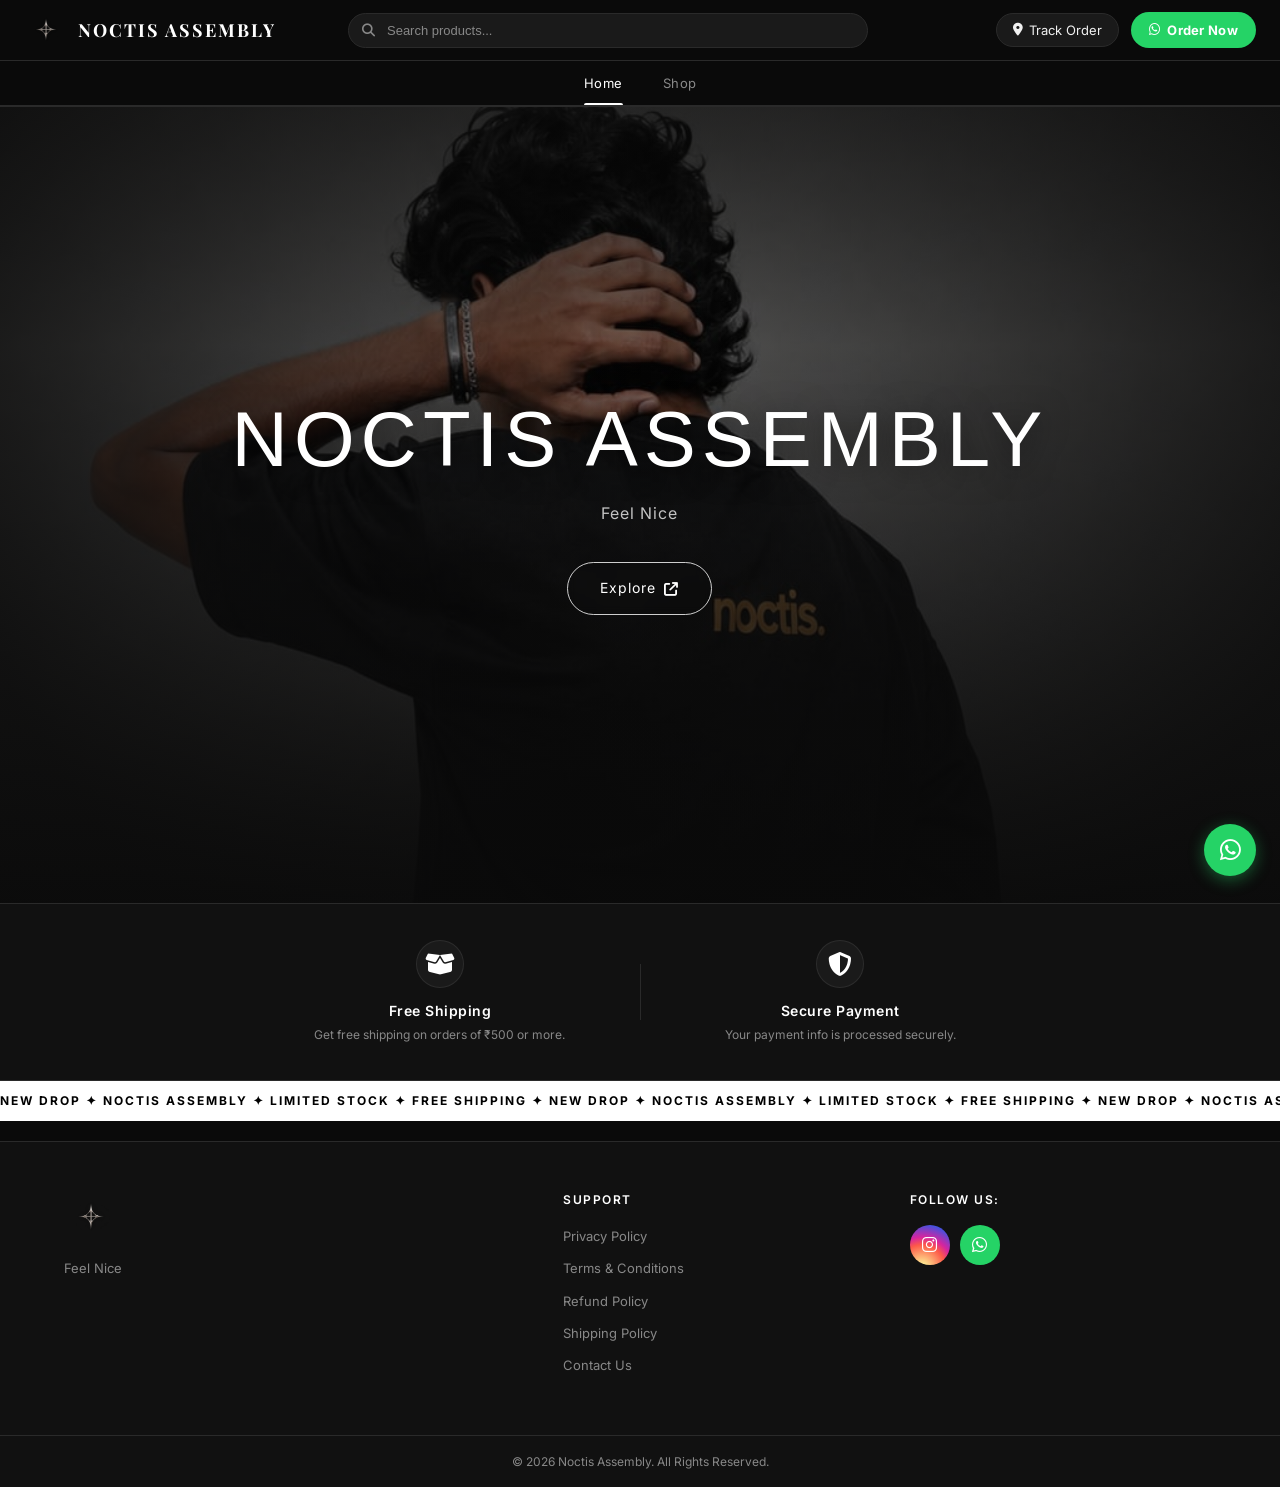
<file: index.html>
<!DOCTYPE html>
<html lang="en">
<head>
  <meta charset="UTF-8" />
  <meta name="viewport" content="width=device-width, initial-scale=1.0" />
  <title>NOCTIS ASSEMBLY</title>
  <link rel="icon" href="logo.png" type="image/png" />
  <link rel="stylesheet" href="style.css" />
  <link href="https://fonts.cdnfonts.com/css/gotham" rel="stylesheet" />
  <link href="https://fonts.googleapis.com/css2?family=Inter:wght@300;400;500;600;700&family=Montserrat:wght@400;500;600;700;800;900&family=Playfair+Display:wght@600;700;800&family=Bebas+Neue&family=Big+Shoulders+Display:wght@700;800;900&display=swap" rel="stylesheet" />
  <link rel="stylesheet" href="https://cdnjs.cloudflare.com/ajax/libs/font-awesome/6.5.0/css/all.min.css" />
</head>
<body>

  <!-- ===== HEADER ===== -->
  <header class="header" id="header">
    <div class="header-inner">
      <!-- Logo -->
      <a href="index.html" class="logo-link">
        <img src="logo.png" alt="Noctis Assembly Logo" class="logo-img" />
        <span class="logo-text">NOCTIS ASSEMBLY</span>
      </a>

      <!-- Search Bar -->
      <div class="search-wrap">
        <i class="fa-solid fa-magnifying-glass search-icon"></i>
        <input type="text" class="search-input" placeholder="Search products..." id="searchInput" />
        <ul class="search-dropdown" id="searchDropdown"></ul>
      </div>

      <!-- Right Controls -->
      <div class="header-right">
        <button class="btn-track" onclick="openModal('trackModal')">
          <i class="fa-solid fa-location-dot"></i> Track Order
        </button>
        <a href="https://wa.me/p/29540746408898857/918891680805" target="_blank" class="btn-wa-order">
          <i class="fa-brands fa-whatsapp"></i> Order Now
        </a>
        <button class="hamburger" id="hamburger" aria-label="Menu" onclick="toggleMobileNav()">
          <span></span><span></span><span></span>
        </button>
      </div>
    </div>

    <!-- Nav -->
    <nav class="nav-bar" id="mobileNav">
      <ul class="nav-list">
        <li><a href="index.html" class="nav-link active">Home</a></li>
        <li><a href="shop.html" class="nav-link">Shop</a></li>      </ul>
    </nav>
  </header>

  <!-- ===== HERO SECTION ===== -->
  <section class="hero" id="hero">
    <div class="hero-bg">
      <div class="hero-overlay"></div>
    </div>
    <div class="hero-content">
      <h1 class="hero-title">NOCTIS ASSEMBLY</h1>
      <p class="hero-sub">Feel Nice</p>
      <a href="shop.html" class="btn-explore">
        Explore <i class="fa-solid fa-arrow-up-right-from-square"></i>
      </a>
    </div>
  </section>

  <!-- ===== FEATURES STRIP ===== -->
  <section class="features-strip">
    <div class="features-inner">
      <div class="feature-item">
        <div class="feature-icon">
          <i class="fa-solid fa-box-open"></i>
        </div>
        <div class="feature-text">
          <strong>Free Shipping</strong>
          <span>Get free shipping on orders of ₹500 or more.</span>
        </div>
      </div>
      <div class="feature-divider"></div>
      <div class="feature-item">
        <div class="feature-icon">
          <i class="fa-solid fa-shield-halved"></i>
        </div>
        <div class="feature-text">
          <strong>Secure Payment</strong>
          <span>Your payment info is processed securely.</span>
        </div>
      </div>
    </div>
  </section>

  <!-- ===== MARQUEE ===== -->
  <div class="marquee-wrap">
    <div class="marquee-track">
      <span>NEW DROP ✦ NOCTIS ASSEMBLY ✦ LIMITED STOCK ✦ FREE SHIPPING ✦ NEW DROP ✦ NOCTIS ASSEMBLY ✦ LIMITED STOCK ✦ FREE SHIPPING ✦ NEW DROP ✦ NOCTIS ASSEMBLY ✦ LIMITED STOCK ✦ FREE SHIPPING ✦ NEW DROP ✦ NOCTIS ASSEMBLY ✦ LIMITED STOCK ✦ FREE SHIPPING ✦</span>
    </div>
  </div>

  <!-- ===== FOOTER ===== -->
  <footer class="footer">
    <div class="footer-top">
      <div class="footer-brand">
        <img src="logo.png" alt="Noctis Assembly" class="footer-logo" />
        <p class="footer-tagline">Feel Nice</p>
      </div>
      <div class="footer-col">
        <h4>Support</h4>
        <ul>
          <li><a href="privacy.html">Privacy Policy</a></li>
          <li><a href="terms.html">Terms &amp; Conditions</a></li>
          <li><a href="refund.html">Refund Policy</a></li>
          <li><a href="shipping-policy.html">Shipping Policy</a></li>
          <li><a href="contact.html">Contact Us</a></li>
        </ul>
      </div>
      <div class="footer-col footer-follow">
        <h4>Follow us:</h4>
        <div class="social-icons">
          <a href="https://www.instagram.com/noctisassembly/" class="social-btn instagram" target="_blank" aria-label="Instagram">
            <i class="fa-brands fa-instagram"></i>
          </a>
          <a href="#" class="social-btn whatsapp" aria-label="WhatsApp">
            <i class="fa-brands fa-whatsapp"></i>
          </a>
        </div>
      </div>
    </div>
    <div class="footer-bottom">
      <p>&copy; 2026 Noctis Assembly. All Rights Reserved.</p>
    </div>
  </footer>

  <!-- ===== WHATSAPP FLOAT ===== -->
  <a href="https://wa.me/918891680805" class="whatsapp-float" target="_blank" aria-label="Chat on WhatsApp">
    <i class="fa-brands fa-whatsapp"></i>
  </a>

  <!-- ===== TRACK ORDER MODAL ===== -->
  <div class="modal-overlay" id="trackModal" onclick="closeModalOutside(event,'trackModal')">
    <div class="modal-box">
      <button class="modal-close" onclick="closeModal('trackModal')"><i class="fa-solid fa-xmark"></i></button>
      <h3>Track Your Order</h3>
      <input type="text" class="modal-input" placeholder="Enter Order ID..." />
      <button class="btn-primary">Track</button>
    </div>
  </div>

  <!-- ===== PRODUCT QUICK VIEW MODAL ===== -->
  <div class="modal-overlay" id="quickViewModal" onclick="closeModalOutside(event,'quickViewModal')">
    <div class="modal-box modal-product">
      <button class="modal-close" onclick="closeModal('quickViewModal')"><i class="fa-solid fa-xmark"></i></button>
      <div class="qv-inner" id="qvInner"></div>
    </div>
  </div>

  <script src="app.js"></script>
</body>
</html>
</file>
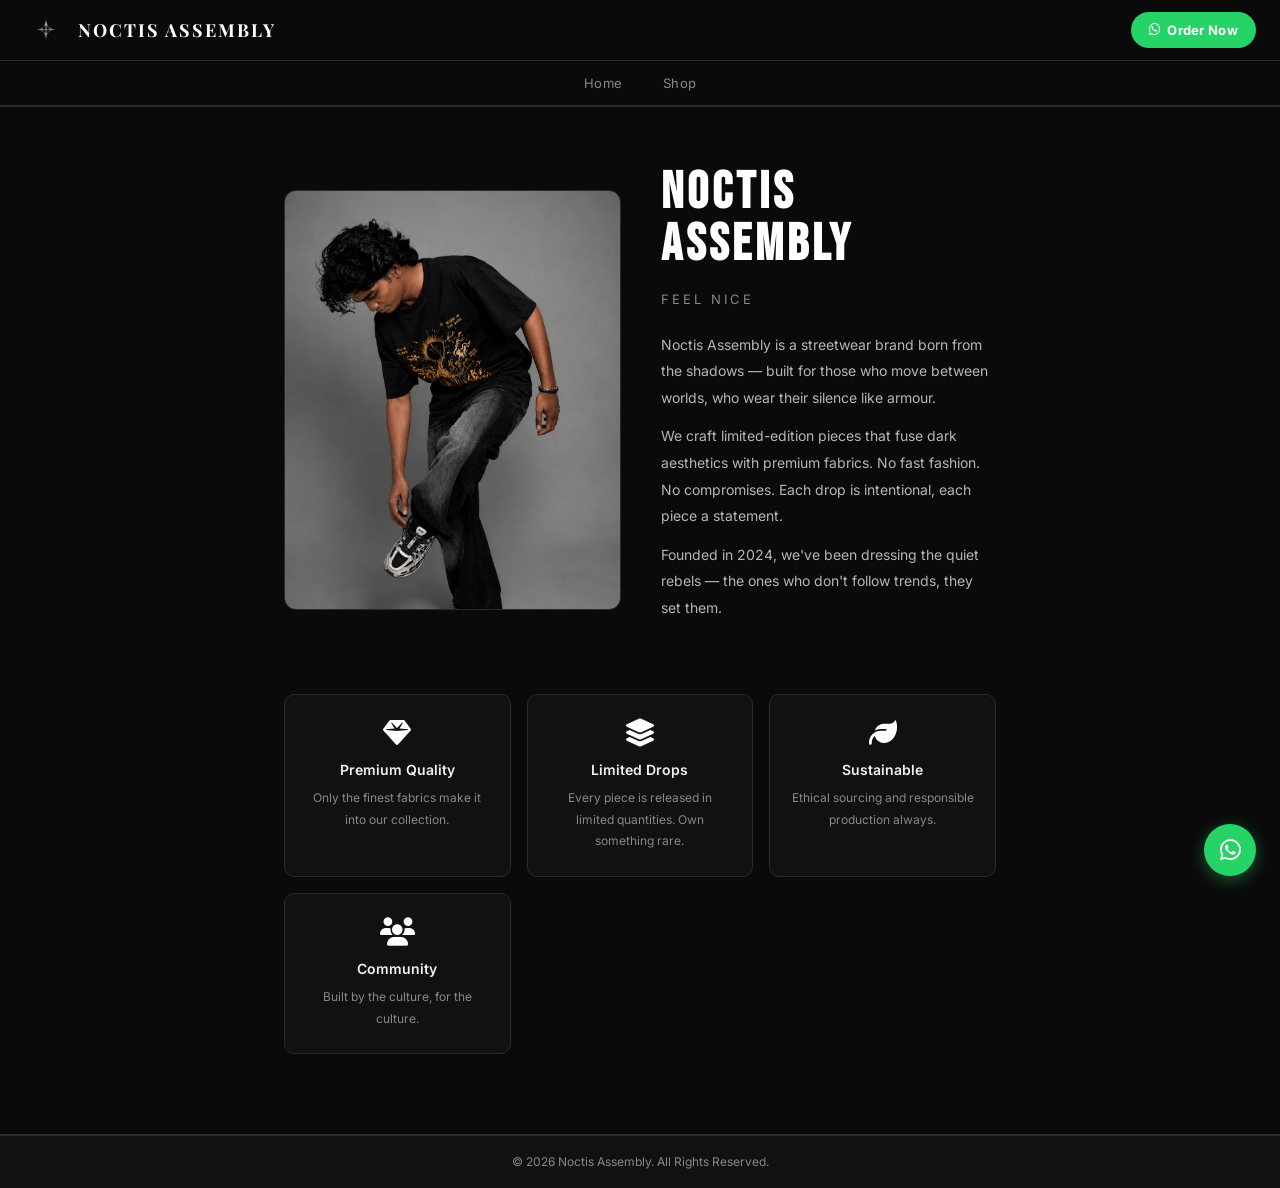
<file: about.html>
<!DOCTYPE html>
<html lang="en">
<head>
  <meta charset="UTF-8" /><meta name="viewport" content="width=device-width, initial-scale=1.0" />
  <title>About Us — NOCTIS ASSEMBLY</title>
  <link rel="icon" href="logo.png" type="image/png" />
  <link rel="stylesheet" href="style.css" />
  <link href="https://fonts.googleapis.com/css2?family=Inter:wght@300;400;500;600;700&family=Bebas+Neue&display=swap" rel="stylesheet" />
  <link rel="stylesheet" href="https://cdnjs.cloudflare.com/ajax/libs/font-awesome/6.5.0/css/all.min.css" />
  <style>
    .policy-page { max-width: 760px; margin: 0 auto; padding: 60px 24px; }
    .policy-page h1 { font-family:'Bebas Neue',sans-serif; font-size:48px; letter-spacing:4px; color:var(--accent); margin-bottom:8px; }
    .policy-page .sub { color:var(--muted); font-size:14px; margin-bottom:40px; }
    .policy-page h2 { font-family:'Bebas Neue',sans-serif; font-size:26px; letter-spacing:2px; margin:36px 0 10px; color:var(--accent); }
    .policy-page p, .policy-page li { color: rgba(240,240,240,.8); font-size:14px; line-height:1.8; margin-bottom:12px; }
    .about-hero { display:flex; gap:40px; align-items:center; flex-wrap:wrap; margin-bottom:60px; }
    .about-hero img { flex:1; min-width:200px; max-width:380px; border-radius:12px; object-fit:cover; height:420px; border:1px solid var(--border); }
    .about-hero-text { flex:1; min-width:260px; }
    .about-hero-text h1 { font-family:'Bebas Neue',sans-serif; font-size:52px; letter-spacing:4px; color:var(--accent); line-height:1; margin-bottom:16px; }
    .about-hero-text p { color:rgba(240,240,240,.75); font-size:14px; line-height:1.9; }
    .value-grid { display:grid; grid-template-columns:repeat(auto-fill,minmax(200px,1fr)); gap:16px; margin-top:40px; }
    .value-card { background:var(--bg2); border:1px solid var(--border); border-radius:10px; padding:24px 20px; text-align:center; }
    .value-card i { font-size:28px; color:var(--accent); margin-bottom:12px; }
    .value-card h3 { font-size:14px; font-weight:600; margin-bottom:6px; }
    .value-card p { font-size:12px; color:var(--muted); margin:0; }
    @media (max-width: 768px) {
      .policy-page { padding: 36px 16px 50px; }
      .about-hero { flex-direction: column; gap: 24px; margin-bottom: 40px; text-align: center; }
      .about-hero img { width: 100%; max-width: 100%; height: auto; max-height: 380px; }
      .about-hero-text h1 { font-size: 38px; }
      .value-grid { grid-template-columns: 1fr 1fr; gap: 12px; margin-top: 28px; }
    }
    @media (max-width: 480px) {
      .about-hero-text h1 { font-size: 30px; letter-spacing: 2px; }
      .value-grid { grid-template-columns: 1fr; }
    }
  </style>
</head>
<body>
  <header class="header" id="header">
    <div class="header-inner">
      <a href="index.html" class="logo-link">
        <img src="logo.png" alt="Noctis Assembly" class="logo-img" />
        <span class="logo-text">NOCTIS ASSEMBLY</span>
      </a>
      <div class="header-right">
        <a href="https://wa.me/p/29540746408898857/918891680805" target="_blank" class="btn-wa-order">
          <i class="fa-brands fa-whatsapp"></i> Order Now
        </a>
        <button class="hamburger" id="hamburger" aria-label="Menu" onclick="toggleMobileNav()">
          <span></span><span></span><span></span>
        </button>
      </div>
    </div>
    <nav class="nav-bar" id="mobileNav">
      <ul class="nav-list">
        <li><a href="index.html" class="nav-link">Home</a></li>
        <li><a href="shop.html" class="nav-link">Shop</a></li>      </ul>
    </nav>
  </header>

  <div class="policy-page">
    <div class="about-hero">
      <img src="images/front leg.jpg" alt="Noctis Assembly Editorial" />
      <div class="about-hero-text">
        <h1>NOCTIS ASSEMBLY</h1>
        <p style="font-size:13px;letter-spacing:3px;color:var(--muted);margin-bottom:20px;text-transform:uppercase">Feel Nice</p>
        <p>Noctis Assembly is a streetwear brand born from the shadows — built for those who move between worlds, who wear their silence like armour.</p>
        <p>We craft limited-edition pieces that fuse dark aesthetics with premium fabrics. No fast fashion. No compromises. Each drop is intentional, each piece a statement.</p>
        <p>Founded in 2024, we've been dressing the quiet rebels — the ones who don't follow trends, they set them.</p>
      </div>
    </div>
    <div class="value-grid">
      <div class="value-card">
        <i class="fa-solid fa-gem"></i>
        <h3>Premium Quality</h3>
        <p>Only the finest fabrics make it into our collection.</p>
      </div>
      <div class="value-card">
        <i class="fa-solid fa-layer-group"></i>
        <h3>Limited Drops</h3>
        <p>Every piece is released in limited quantities. Own something rare.</p>
      </div>
      <div class="value-card">
        <i class="fa-solid fa-leaf"></i>
        <h3>Sustainable</h3>
        <p>Ethical sourcing and responsible production always.</p>
      </div>
      <div class="value-card">
        <i class="fa-solid fa-users"></i>
        <h3>Community</h3>
        <p>Built by the culture, for the culture.</p>
      </div>
    </div>
  </div>

  <footer class="footer">
    <div class="footer-bottom">
      <p>&copy; 2026 Noctis Assembly. All Rights Reserved.</p>
    </div>
  </footer>
  <a href="https://wa.me/918891680805" class="whatsapp-float" target="_blank"><i class="fa-brands fa-whatsapp"></i></a>
  <script src="app.js"></script>
</body>
</html>
</file>
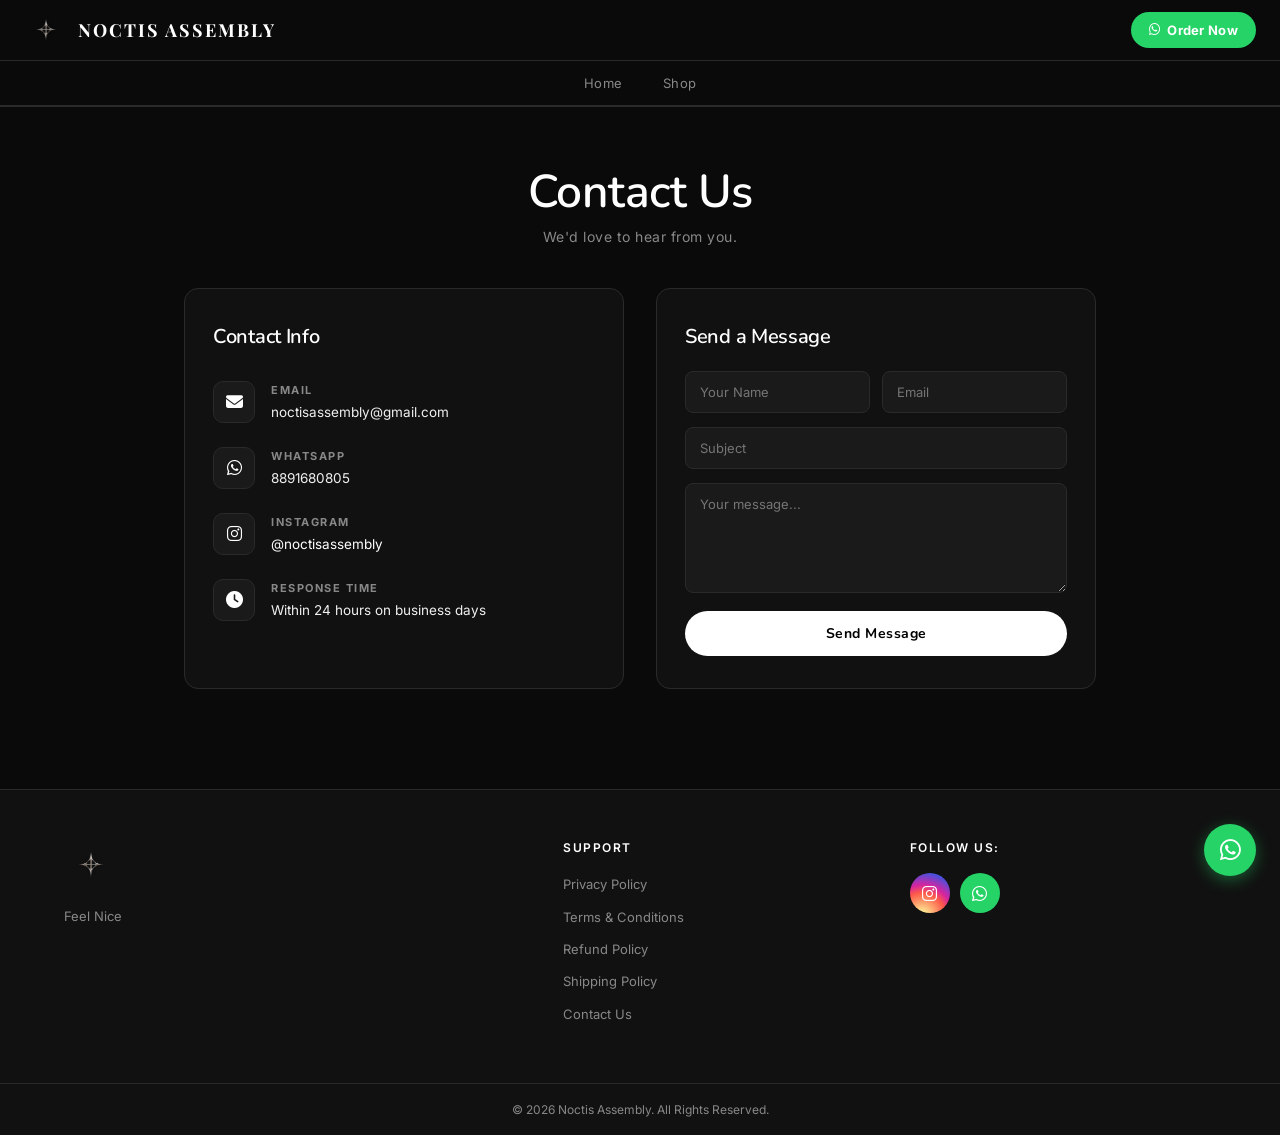
<file: contact.html>
<!DOCTYPE html>
<html lang="en">
<head>
  <meta charset="UTF-8" /><meta name="viewport" content="width=device-width, initial-scale=1.0" />
  <title>Contact — NOCTIS ASSEMBLY</title>
  <link rel="icon" href="logo.png" type="image/png" />
  <link rel="stylesheet" href="style.css" />
  <link href="https://fonts.googleapis.com/css2?family=Inter:wght@300;400;500;600;700&family=Bebas+Neue&family=Nunito:wght@600;700;800&display=swap" rel="stylesheet" />
  <link rel="stylesheet" href="https://cdnjs.cloudflare.com/ajax/libs/font-awesome/6.5.0/css/all.min.css" />
  <style>
    .contact-wrap { max-width: 960px; margin: 0 auto; padding: 60px 24px 80px; }
    .contact-header { text-align: center; margin-bottom: 40px; }
    .contact-header h1 { font-family: 'Nunito', sans-serif; font-weight: 600; font-size: 46px; letter-spacing: -0.5px; color: var(--accent); margin-bottom: 8px; line-height: 1.1; }
    .contact-header .sub { color: var(--muted); font-size: 14px; letter-spacing: 0.5px; }
    .contact-grid { display: grid; grid-template-columns: 1fr 1fr; gap: 32px; align-items: stretch; }
    .contact-info {
      background: var(--bg2); border: 1px solid var(--border); border-radius: 14px;
      padding: 32px 28px; display: flex; flex-direction: column; gap: 24px;
    }
    .contact-info h3, .contact-form h3 {
      font-family: 'Nunito', sans-serif; font-weight: 600; font-size: 20px; letter-spacing: -0.3px;
      margin-bottom: 4px; color: var(--accent);
    }
    .ci-row { display: flex; gap: 16px; align-items: center; }
    .ci-icon {
      width: 42px; height: 42px; border-radius: 10px; background: var(--bg3);
      border: 1px solid var(--border); display: flex; align-items: center; justify-content: center;
      color: var(--accent); font-size: 17px; flex-shrink: 0;
    }
    .ci-row h4 { font-size: 11px; letter-spacing: 1.5px; text-transform: uppercase; color: var(--muted); margin-bottom: 3px; }
    .ci-row p { font-size: 13.5px; color: var(--text); line-height: 1.4; }
    .ci-row a { transition: color .2s; }
    .ci-row a:hover { color: var(--accent); }
    .contact-form {
      background: var(--bg2); border: 1px solid var(--border); border-radius: 14px;
      padding: 32px 28px; display: flex; flex-direction: column; gap: 14px;
    }
    .form-row { display: grid; grid-template-columns: 1fr 1fr; gap: 12px; }
    .form-input, .form-textarea {
      width: 100%; box-sizing: border-box; background: var(--bg3); border: 1px solid var(--border);
      border-radius: 8px; padding: 12px 14px; color: var(--text); font-size: 13px; outline: none;
      font-family: inherit; transition: border-color .2s;
    }
    .form-input:focus, .form-textarea:focus { border-color: #555; }
    .form-textarea { resize: vertical; min-height: 110px; }
    .btn-submit {
      font-family: 'Nunito', sans-serif;
      width: 100%; background: var(--accent); color: #000; border-radius: 24px; padding: 13px;
      font-size: 14px; font-weight: 700; letter-spacing: 0.5px; transition: background .2s, transform .15s;
      cursor: pointer; margin-top: 4px;
    }
    .btn-submit:hover { background: #ddd; transform: translateY(-1px); }
    .btn-submit:disabled { opacity: 0.6; cursor: not-allowed; }
    .success-msg { display: none; background: rgba(37,211,102,.1); border: 1px solid rgba(37,211,102,.3); border-radius: 8px; padding: 14px; color: #25D366; font-size: 13px; text-align: center; }
    .error-msg { display: none; background: rgba(235,0,27,.1); border: 1px solid rgba(235,0,27,.3); border-radius: 8px; padding: 14px; color: #ff6b6b; font-size: 13px; text-align: center; }
    @media (max-width: 768px) {
      .contact-wrap { padding: 36px 16px 50px; }
      .contact-header { margin-bottom: 28px; }
      .contact-header h1 { font-size: 36px; }
      .contact-grid { grid-template-columns: 1fr; gap: 20px; }
      .contact-info, .contact-form { padding: 24px 18px; }
    }
    @media (max-width: 480px) {
      .contact-header h1 { font-size: 28px; letter-spacing: -0.3px; }
      .form-row { grid-template-columns: 1fr; }
    }
  </style>
</head>
<body>
  <header class="header" id="header">
    <div class="header-inner">
      <a href="index.html" class="logo-link">
        <img src="logo.png" alt="Noctis Assembly" class="logo-img" />
        <span class="logo-text">NOCTIS ASSEMBLY</span>
      </a>
      <div class="header-right">
        <a href="https://wa.me/p/29540746408898857/918891680805" target="_blank" class="btn-wa-order">
          <i class="fa-brands fa-whatsapp"></i> Order Now
        </a>
        <button class="hamburger" id="hamburger" aria-label="Menu" onclick="toggleMobileNav()">
          <span></span><span></span><span></span>
        </button>
      </div>
    </div>
    <nav class="nav-bar" id="mobileNav">
      <ul class="nav-list">
        <li><a href="index.html" class="nav-link">Home</a></li>
        <li><a href="shop.html" class="nav-link">Shop</a></li>      </ul>
    </nav>
  </header>

  <div class="contact-wrap">
    <div class="contact-header">
      <h1>Contact Us</h1>
      <p class="sub">We'd love to hear from you.</p>
    </div>
    <div class="contact-grid">
      <div class="contact-info">
        <h3>Contact Info</h3>
        <div class="ci-row">
          <div class="ci-icon"><i class="fa-solid fa-envelope"></i></div>
          <div>
            <h4>Email</h4>
            <p><a href="mailto:noctisassembly@gmail.com" style="color:var(--text)">noctisassembly@gmail.com</a></p>
          </div>
        </div>
        <div class="ci-row">
          <div class="ci-icon"><i class="fa-brands fa-whatsapp"></i></div>
          <div>
            <h4>WhatsApp</h4>
            <p><a href="https://wa.me/918891680805" target="_blank" style="color:var(--text)">8891680805</a></p>
          </div>
        </div>
        <div class="ci-row">
          <div class="ci-icon"><i class="fa-brands fa-instagram"></i></div>
          <div>
            <h4>Instagram</h4>
            <p><a href="https://www.instagram.com/noctisassembly/" target="_blank" style="color:var(--accent)">@noctisassembly</a></p>
          </div>
        </div>
        <div class="ci-row">
          <div class="ci-icon"><i class="fa-solid fa-clock"></i></div>
          <div>
            <h4>Response Time</h4>
            <p>Within 24 hours on business days</p>
          </div>
        </div>
      </div>
      <form class="contact-form" id="contactForm" action="https://formspree.io/f/xvkapbvg" method="POST">
        <h3>Send a Message</h3>
        <div class="form-row">
          <input type="text" name="name" class="form-input" placeholder="Your Name" id="cName" required />
          <input type="email" name="email" class="form-input" placeholder="Email" id="cEmail" required />
        </div>
        <input type="text" name="subject" class="form-input" placeholder="Subject" id="cSubject" />
        <textarea name="message" class="form-textarea" placeholder="Your message..." id="cMessage" required></textarea>
        <button type="submit" class="btn-submit" id="cSubmitBtn">Send Message</button>
        <div class="success-msg" id="successMsg"><i class="fa-solid fa-circle-check"></i> Message sent! We'll get back to you soon.</div>
        <div class="error-msg" id="errorMsg"><i class="fa-solid fa-circle-exclamation"></i> Oops! Something went wrong. Please try again.</div>
      </form>
    </div>
  </div>

  <footer class="footer">
    <div class="footer-top">
      <div class="footer-brand">
        <img src="logo.png" alt="Noctis Assembly" class="footer-logo" />
        <p class="footer-tagline">Feel Nice</p>
      </div>
      <div class="footer-col">
        <h4>Support</h4>
        <ul>
          <li><a href="privacy.html">Privacy Policy</a></li>
          <li><a href="terms.html">Terms &amp; Conditions</a></li>
          <li><a href="refund.html">Refund Policy</a></li>
          <li><a href="shipping-policy.html">Shipping Policy</a></li>
          <li><a href="contact.html">Contact Us</a></li>
        </ul>
      </div>
      <div class="footer-col footer-follow">
        <h4>Follow us:</h4>
        <div class="social-icons">
          <a href="https://www.instagram.com/noctisassembly/" class="social-btn instagram" target="_blank" aria-label="Instagram">
            <i class="fa-brands fa-instagram"></i>
          </a>
          <a href="#" class="social-btn whatsapp" aria-label="WhatsApp">
            <i class="fa-brands fa-whatsapp"></i>
          </a>
        </div>
      </div>
    </div>
    <div class="footer-bottom">
      <p>&copy; 2026 Noctis Assembly. All Rights Reserved.</p>
    </div>
  </footer>
  <a href="https://wa.me/918891680805" class="whatsapp-float" target="_blank"><i class="fa-brands fa-whatsapp"></i></a>
  <script src="app.js"></script>
  <script>
    const form = document.getElementById("contactForm");
    const submitBtn = document.getElementById("cSubmitBtn");
    const successMsg = document.getElementById("successMsg");
    const errorMsg = document.getElementById("errorMsg");

    form.addEventListener("submit", async function(e) {
      e.preventDefault();
      successMsg.style.display = "none";
      errorMsg.style.display = "none";

      submitBtn.disabled = true;
      const originalText = submitBtn.innerHTML;
      submitBtn.innerHTML = '<i class="fa-solid fa-spinner fa-spin"></i> Sending...';

      const data = new FormData(form);

      try {
        const response = await fetch(form.action, {
          method: form.method,
          body: data,
          headers: {
            'Accept': 'application/json'
          }
        });

        if (response.ok) {
          successMsg.style.display = "block";
          form.reset();
        } else {
          const errData = await response.json();
          if (errData && errData.errors) {
            errorMsg.innerHTML = '<i class="fa-solid fa-circle-exclamation"></i> ' + errData.errors.map(err => err.message).join(", ");
          }
          errorMsg.style.display = "block";
        }
      } catch (err) {
        errorMsg.style.display = "block";
      } finally {
        submitBtn.disabled = false;
        submitBtn.innerHTML = originalText;
      }
    });
  </script>
</body>
</html>
</file>
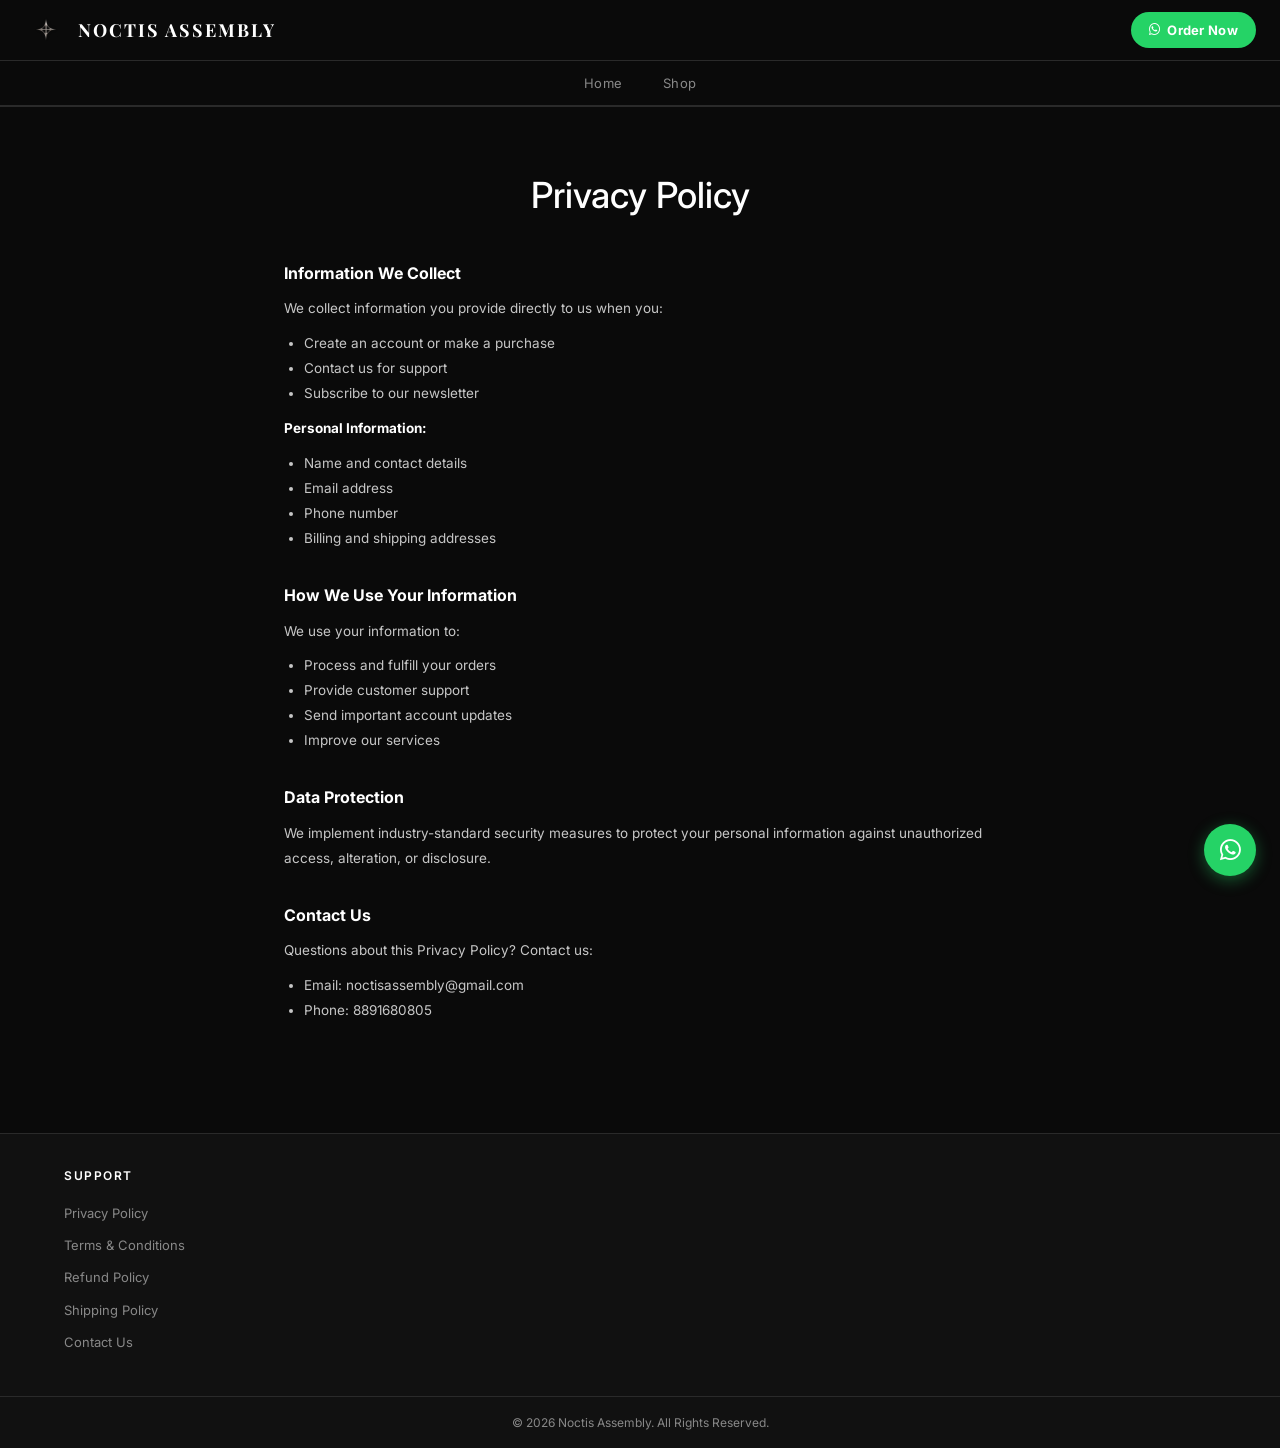
<file: privacy.html>
<!DOCTYPE html>
<html lang="en">
<head>
  <meta charset="UTF-8" /><meta name="viewport" content="width=device-width, initial-scale=1.0" />
  <title>Privacy Policy — NOCTIS ASSEMBLY</title>
  <link rel="icon" href="logo.png" type="image/png" />
  <link rel="stylesheet" href="style.css" />
  <link href="https://fonts.googleapis.com/css2?family=Inter:wght@300;400;500;600;700&family=Bebas+Neue&family=Big+Shoulders+Display:wght@700;800;900&display=swap" rel="stylesheet" />
  <link rel="stylesheet" href="https://cdnjs.cloudflare.com/ajax/libs/font-awesome/6.5.0/css/all.min.css" />
  <style>
    .policy-page { max-width: 760px; margin: 0 auto; padding: 60px 24px 80px; }
    .policy-page h1 { font-size: 36px; font-weight: 500; color: var(--accent); margin-bottom: 36px; text-align: center; }
    .policy-page h2 { font-size: 16px; font-weight: 700; color: var(--accent); margin: 32px 0 10px; }
    .policy-page p { color: rgba(240,240,240,.82); font-size: 13.5px; line-height: 1.85; margin-bottom: 10px; }
    .policy-page ul { padding-left: 20px; margin-bottom: 10px; }
    .policy-page ul li { color: rgba(240,240,240,.82); font-size: 13.5px; line-height: 1.85; list-style: disc; }
    .policy-page strong { color: var(--accent); }
    @media (max-width: 768px) {
      .policy-page { padding: 36px 16px 50px; }
      .policy-page h1 { font-size: 28px; margin-bottom: 24px; }
      .policy-page h2 { font-size: 15px; margin: 24px 0 8px; }
      .policy-page p, .policy-page ul li { font-size: 13px; }
    }
  </style>
</head>
<body>
  <header class="header" id="header">
    <div class="header-inner">
      <a href="index.html" class="logo-link">
        <img src="logo.png" alt="Noctis Assembly" class="logo-img" />
        <span class="logo-text">NOCTIS ASSEMBLY</span>
      </a>
      <div class="header-right">
        <a href="https://wa.me/p/29540746408898857/918891680805" target="_blank" class="btn-wa-order">
          <i class="fa-brands fa-whatsapp"></i> Order Now
        </a>
        <button class="hamburger" id="hamburger" aria-label="Menu" onclick="toggleMobileNav()">
          <span></span><span></span><span></span>
        </button>
      </div>
    </div>
    <nav class="nav-bar" id="mobileNav">
      <ul class="nav-list">
        <li><a href="index.html" class="nav-link">Home</a></li>
        <li><a href="shop.html" class="nav-link">Shop</a></li>      </ul>
    </nav>
  </header>

  <div class="policy-page">
    <h1>Privacy Policy</h1>

    <h2>Information We Collect</h2>
    <p>We collect information you provide directly to us when you:</p>
    <ul>
      <li>Create an account or make a purchase</li>
      <li>Contact us for support</li>
      <li>Subscribe to our newsletter</li>
    </ul>
    <p><strong>Personal Information:</strong></p>
    <ul>
      <li>Name and contact details</li>
      <li>Email address</li>
      <li>Phone number</li>
      <li>Billing and shipping addresses</li>
    </ul>

    <h2>How We Use Your Information</h2>
    <p>We use your information to:</p>
    <ul>
      <li>Process and fulfill your orders</li>
      <li>Provide customer support</li>
      <li>Send important account updates</li>
      <li>Improve our services</li>
    </ul>

    <h2>Data Protection</h2>
    <p>We implement industry-standard security measures to protect your personal information against unauthorized access, alteration, or disclosure.</p>

    <h2>Contact Us</h2>
    <p>Questions about this Privacy Policy? Contact us:</p>
    <ul>
      <li>Email: noctisassembly@gmail.com</li>
      <li>Phone: 8891680805</li>
    </ul>
  </div>

  <footer class="footer">
    <div class="footer-top" style="max-width:1200px;margin:0 auto;padding:32px 24px;display:flex;flex-wrap:wrap;gap:40px;">
      <div class="footer-col">
        <h4>Support</h4>
        <ul>
          <li><a href="privacy.html">Privacy Policy</a></li>
          <li><a href="terms.html">Terms &amp; Conditions</a></li>
          <li><a href="refund.html">Refund Policy</a></li>
          <li><a href="shipping-policy.html">Shipping Policy</a></li>
          <li><a href="contact.html">Contact Us</a></li>
        </ul>
      </div>
    </div>
    <div class="footer-bottom"><p>&copy; 2026 Noctis Assembly. All Rights Reserved.</p></div>
  </footer>
  <a href="https://wa.me/918891680805" class="whatsapp-float" target="_blank"><i class="fa-brands fa-whatsapp"></i></a>
  <script src="app.js"></script>
</body>
</html>
</file>
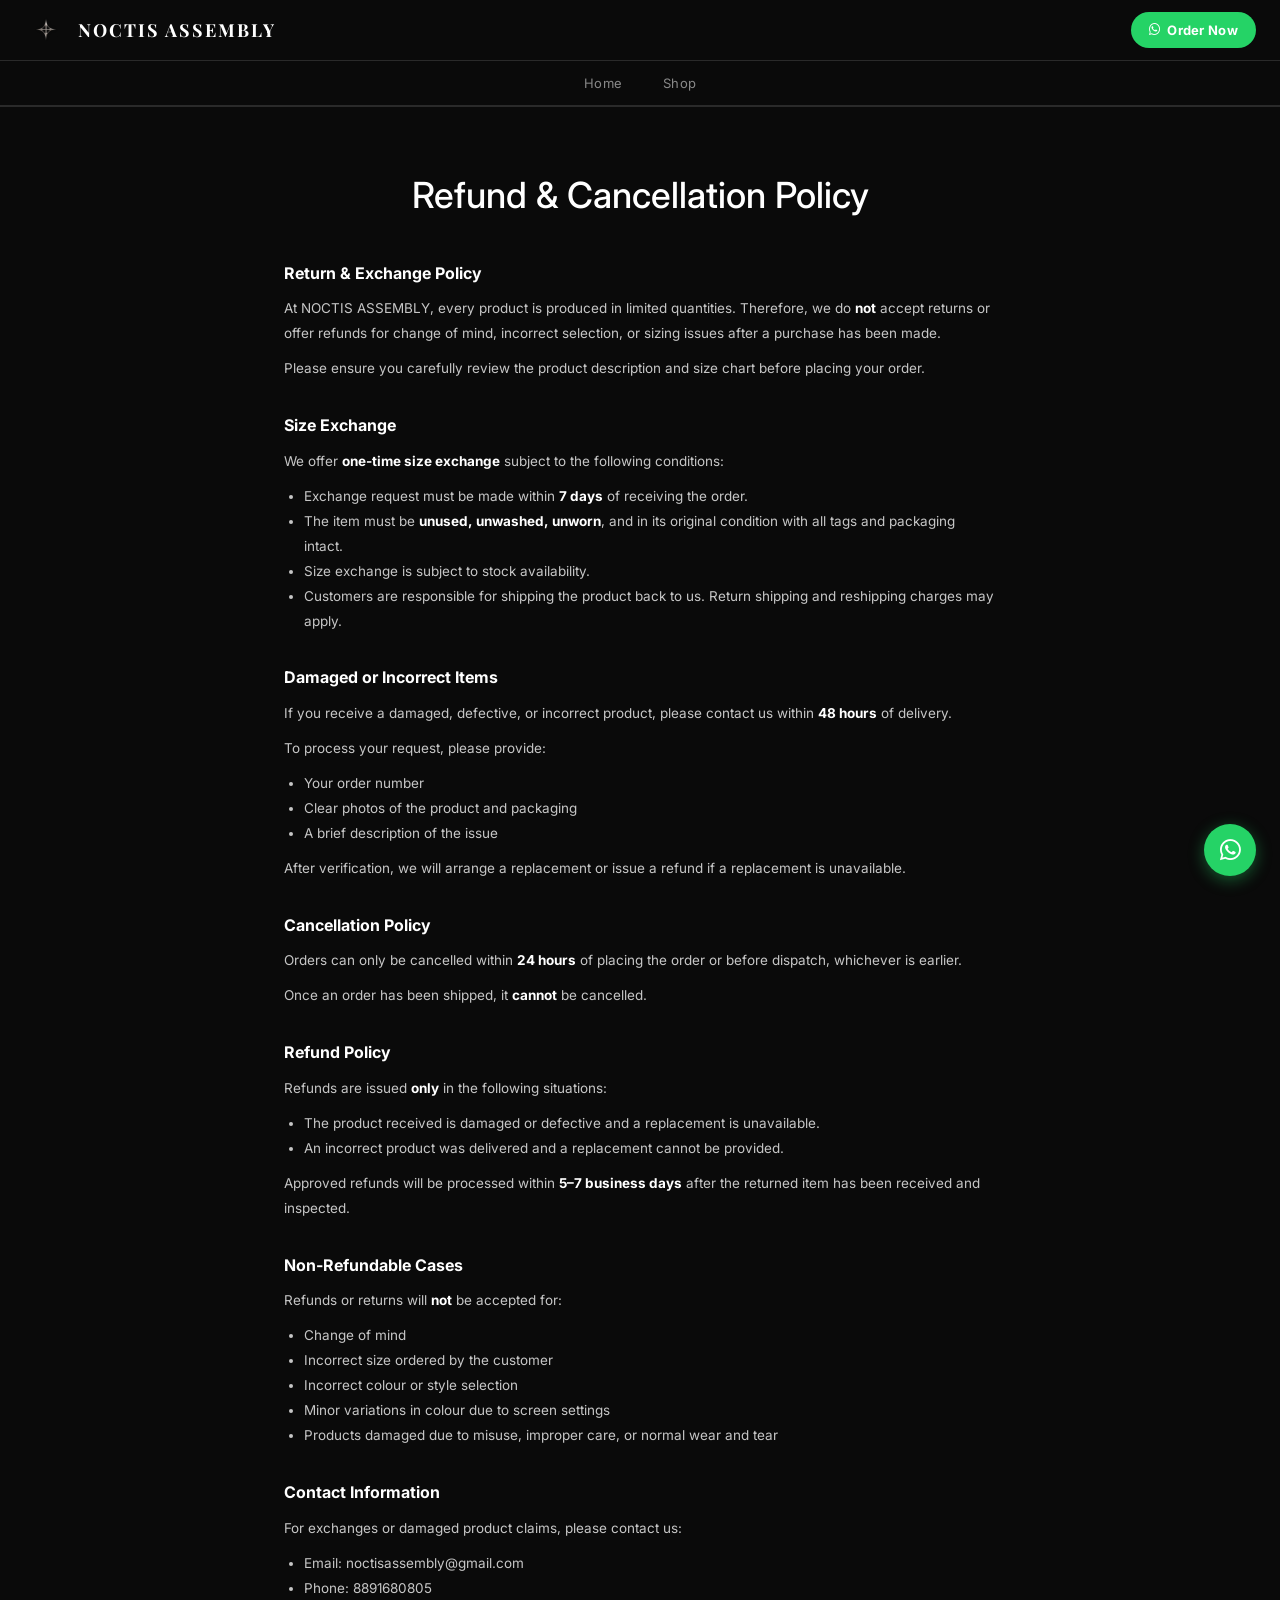
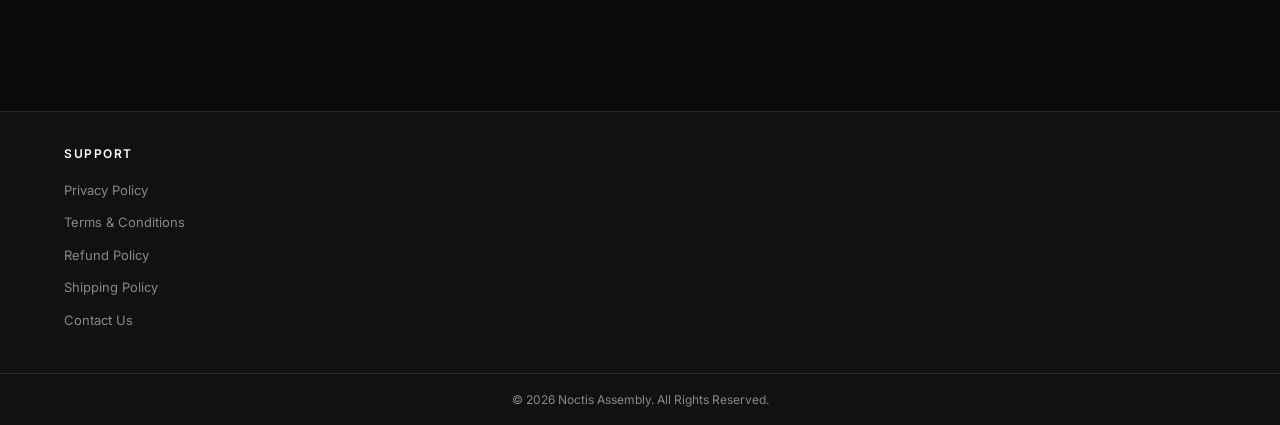
<file: refund.html>
<!DOCTYPE html>
<html lang="en">
<head>
  <meta charset="UTF-8" /><meta name="viewport" content="width=device-width, initial-scale=1.0" />
  <title>Refund &amp; Cancellation Policy — NOCTIS ASSEMBLY</title>
  <link rel="icon" href="logo.png" type="image/png" />
  <link rel="stylesheet" href="style.css" />
  <link href="https://fonts.googleapis.com/css2?family=Inter:wght@300;400;500;600;700&family=Bebas+Neue&family=Big+Shoulders+Display:wght@700;800;900&display=swap" rel="stylesheet" />
  <link rel="stylesheet" href="https://cdnjs.cloudflare.com/ajax/libs/font-awesome/6.5.0/css/all.min.css" />
  <style>
    .policy-page { max-width: 760px; margin: 0 auto; padding: 60px 24px 80px; }
    .policy-page h1 { font-size: 36px; font-weight: 500; color: var(--accent); margin-bottom: 36px; text-align: center; }
    .policy-page h2 { font-size: 16px; font-weight: 700; color: var(--accent); margin: 32px 0 10px; }
    .policy-page p { color: rgba(240,240,240,.82); font-size: 13.5px; line-height: 1.85; margin-bottom: 10px; }
    .policy-page ul { padding-left: 20px; margin-bottom: 10px; }
    .policy-page ul li { color: rgba(240,240,240,.82); font-size: 13.5px; line-height: 1.85; list-style: disc; }
    .policy-page strong { color: var(--accent); }
    @media (max-width: 768px) {
      .policy-page { padding: 36px 16px 50px; }
      .policy-page h1 { font-size: 28px; margin-bottom: 24px; }
      .policy-page h2 { font-size: 15px; margin: 24px 0 8px; }
      .policy-page p, .policy-page ul li { font-size: 13px; }
    }
  </style>
</head>
<body>
  <header class="header" id="header">
    <div class="header-inner">
      <a href="index.html" class="logo-link">
        <img src="logo.png" alt="Noctis Assembly" class="logo-img" />
        <span class="logo-text">NOCTIS ASSEMBLY</span>
      </a>
      <div class="header-right">
        <a href="https://wa.me/p/29540746408898857/918891680805" target="_blank" class="btn-wa-order">
          <i class="fa-brands fa-whatsapp"></i> Order Now
        </a>
        <button class="hamburger" id="hamburger" aria-label="Menu" onclick="toggleMobileNav()">
          <span></span><span></span><span></span>
        </button>
      </div>
    </div>
    <nav class="nav-bar" id="mobileNav">
      <ul class="nav-list">
        <li><a href="index.html" class="nav-link">Home</a></li>
        <li><a href="shop.html" class="nav-link">Shop</a></li>      </ul>
    </nav>
  </header>

  <div class="policy-page">
    <h1>Refund &amp; Cancellation Policy</h1>

    <h2>Return &amp; Exchange Policy</h2>
    <p>At NOCTIS ASSEMBLY, every product is produced in limited quantities. Therefore, we do <strong>not</strong> accept returns or offer refunds for change of mind, incorrect selection, or sizing issues after a purchase has been made.</p>
    <p>Please ensure you carefully review the product description and size chart before placing your order.</p>

    <h2>Size Exchange</h2>
    <p>We offer <strong>one-time size exchange</strong> subject to the following conditions:</p>
    <ul>
      <li>Exchange request must be made within <strong>7 days</strong> of receiving the order.</li>
      <li>The item must be <strong>unused, unwashed, unworn</strong>, and in its original condition with all tags and packaging intact.</li>
      <li>Size exchange is subject to stock availability.</li>
      <li>Customers are responsible for shipping the product back to us. Return shipping and reshipping charges may apply.</li>
    </ul>

    <h2>Damaged or Incorrect Items</h2>
    <p>If you receive a damaged, defective, or incorrect product, please contact us within <strong>48 hours</strong> of delivery.</p>
    <p>To process your request, please provide:</p>
    <ul>
      <li>Your order number</li>
      <li>Clear photos of the product and packaging</li>
      <li>A brief description of the issue</li>
    </ul>
    <p>After verification, we will arrange a replacement or issue a refund if a replacement is unavailable.</p>

    <h2>Cancellation Policy</h2>
    <p>Orders can only be cancelled within <strong>24 hours</strong> of placing the order or before dispatch, whichever is earlier.</p>
    <p>Once an order has been shipped, it <strong>cannot</strong> be cancelled.</p>

    <h2>Refund Policy</h2>
    <p>Refunds are issued <strong>only</strong> in the following situations:</p>
    <ul>
      <li>The product received is damaged or defective and a replacement is unavailable.</li>
      <li>An incorrect product was delivered and a replacement cannot be provided.</li>
    </ul>
    <p>Approved refunds will be processed within <strong>5–7 business days</strong> after the returned item has been received and inspected.</p>

    <h2>Non-Refundable Cases</h2>
    <p>Refunds or returns will <strong>not</strong> be accepted for:</p>
    <ul>
      <li>Change of mind</li>
      <li>Incorrect size ordered by the customer</li>
      <li>Incorrect colour or style selection</li>
      <li>Minor variations in colour due to screen settings</li>
      <li>Products damaged due to misuse, improper care, or normal wear and tear</li>
    </ul>

    <h2>Contact Information</h2>
    <p>For exchanges or damaged product claims, please contact us:</p>
    <ul>
      <li>Email: noctisassembly@gmail.com</li>
      <li>Phone: 8891680805</li>
    </ul>
  </div>

  <footer class="footer">
    <div class="footer-top" style="max-width:1200px;margin:0 auto;padding:32px 24px;display:flex;flex-wrap:wrap;gap:40px;">
      <div class="footer-col">
        <h4>Support</h4>
        <ul>
          <li><a href="privacy.html">Privacy Policy</a></li>
          <li><a href="terms.html">Terms &amp; Conditions</a></li>
          <li><a href="refund.html">Refund Policy</a></li>
          <li><a href="shipping-policy.html">Shipping Policy</a></li>
          <li><a href="contact.html">Contact Us</a></li>
        </ul>
      </div>
    </div>
    <div class="footer-bottom"><p>&copy; 2026 Noctis Assembly. All Rights Reserved.</p></div>
  </footer>
  <a href="https://wa.me/918891680805" class="whatsapp-float" target="_blank"><i class="fa-brands fa-whatsapp"></i></a>
  <script src="app.js"></script>
</body>
</html>
</file>
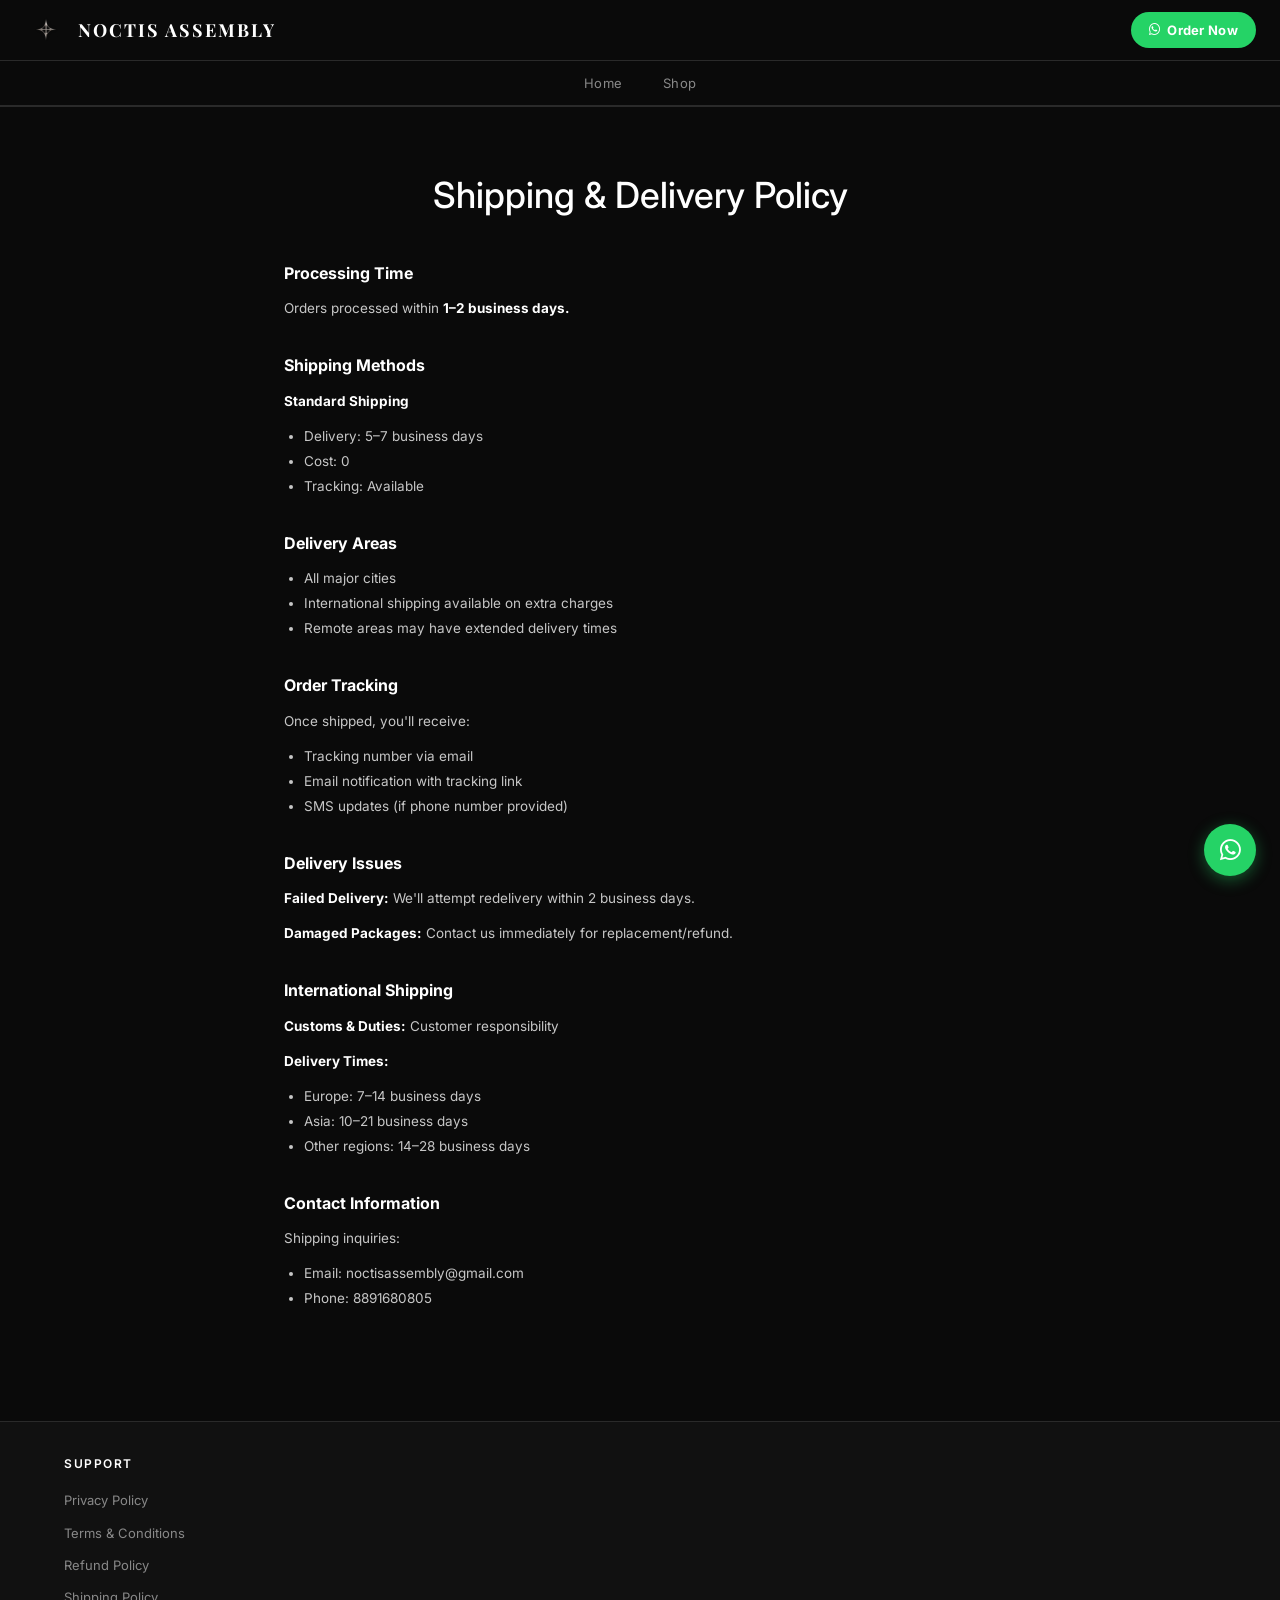
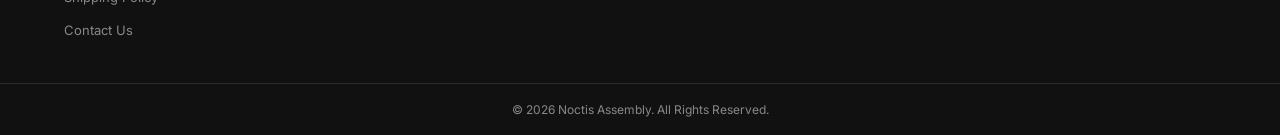
<file: shipping-policy.html>
<!DOCTYPE html>
<html lang="en">
<head>
  <meta charset="UTF-8" /><meta name="viewport" content="width=device-width, initial-scale=1.0" />
  <title>Shipping Policy — NOCTIS ASSEMBLY</title>
  <link rel="icon" href="logo.png" type="image/png" />
  <link rel="stylesheet" href="style.css" />
  <link href="https://fonts.googleapis.com/css2?family=Inter:wght@300;400;500;600;700&family=Bebas+Neue&family=Big+Shoulders+Display:wght@700;800;900&display=swap" rel="stylesheet" />
  <link rel="stylesheet" href="https://cdnjs.cloudflare.com/ajax/libs/font-awesome/6.5.0/css/all.min.css" />
  <style>
    .policy-page { max-width: 760px; margin: 0 auto; padding: 60px 24px 80px; }
    .policy-page h1 { font-size: 36px; font-weight: 500; color: var(--accent); margin-bottom: 36px; text-align: center; }
    .policy-page h2 { font-size: 16px; font-weight: 700; color: var(--accent); margin: 32px 0 10px; }
    .policy-page p { color: rgba(240,240,240,.82); font-size: 13.5px; line-height: 1.85; margin-bottom: 10px; }
    .policy-page ul { padding-left: 20px; margin-bottom: 10px; }
    .policy-page ul li { color: rgba(240,240,240,.82); font-size: 13.5px; line-height: 1.85; list-style: disc; }
    .policy-page strong { color: var(--accent); }
    @media (max-width: 768px) {
      .policy-page { padding: 36px 16px 50px; }
      .policy-page h1 { font-size: 28px; margin-bottom: 24px; }
      .policy-page h2 { font-size: 15px; margin: 24px 0 8px; }
      .policy-page p, .policy-page ul li { font-size: 13px; }
    }
  </style>
</head>
<body>
  <header class="header" id="header">
    <div class="header-inner">
      <a href="index.html" class="logo-link">
        <img src="logo.png" alt="Noctis Assembly" class="logo-img" />
        <span class="logo-text">NOCTIS ASSEMBLY</span>
      </a>
      <div class="header-right">
        <a href="https://wa.me/p/29540746408898857/918891680805" target="_blank" class="btn-wa-order">
          <i class="fa-brands fa-whatsapp"></i> Order Now
        </a>
        <button class="hamburger" id="hamburger" aria-label="Menu" onclick="toggleMobileNav()">
          <span></span><span></span><span></span>
        </button>
      </div>
    </div>
    <nav class="nav-bar" id="mobileNav">
      <ul class="nav-list">
        <li><a href="index.html" class="nav-link">Home</a></li>
        <li><a href="shop.html" class="nav-link">Shop</a></li>      </ul>
    </nav>
  </header>

  <div class="policy-page">
    <h1>Shipping &amp; Delivery Policy</h1>

    <h2>Processing Time</h2>
    <p>Orders processed within <strong>1–2 business days.</strong></p>

    <h2>Shipping Methods</h2>
    <p><strong>Standard Shipping</strong></p>
    <ul>
      <li>Delivery: 5–7 business days</li>
      <li>Cost: 0</li>
      <li>Tracking: Available</li>
    </ul>

    <h2>Delivery Areas</h2>
    <ul>
      <li>All major cities</li>
      <li>International shipping available on extra charges</li>
      <li>Remote areas may have extended delivery times</li>
    </ul>

    <h2>Order Tracking</h2>
    <p>Once shipped, you'll receive:</p>
    <ul>
      <li>Tracking number via email</li>
      <li>Email notification with tracking link</li>
      <li>SMS updates (if phone number provided)</li>
    </ul>

    <h2>Delivery Issues</h2>
    <p><strong>Failed Delivery:</strong> We'll attempt redelivery within 2 business days.</p>
    <p><strong>Damaged Packages:</strong> Contact us immediately for replacement/refund.</p>

    <h2>International Shipping</h2>
    <p><strong>Customs &amp; Duties:</strong> Customer responsibility</p>
    <p><strong>Delivery Times:</strong></p>
    <ul>
      <li>Europe: 7–14 business days</li>
      <li>Asia: 10–21 business days</li>
      <li>Other regions: 14–28 business days</li>
    </ul>

    <h2>Contact Information</h2>
    <p>Shipping inquiries:</p>
    <ul>
      <li>Email: noctisassembly@gmail.com</li>
      <li>Phone: 8891680805</li>
    </ul>
  </div>

  <footer class="footer">
    <div class="footer-top" style="max-width:1200px;margin:0 auto;padding:32px 24px;display:flex;flex-wrap:wrap;gap:40px;">
      <div class="footer-col">
        <h4>Support</h4>
        <ul>
          <li><a href="privacy.html">Privacy Policy</a></li>
          <li><a href="terms.html">Terms &amp; Conditions</a></li>
          <li><a href="refund.html">Refund Policy</a></li>
          <li><a href="shipping-policy.html">Shipping Policy</a></li>
          <li><a href="contact.html">Contact Us</a></li>
        </ul>
      </div>
    </div>
    <div class="footer-bottom"><p>&copy; 2026 Noctis Assembly. All Rights Reserved.</p></div>
  </footer>
  <a href="https://wa.me/918891680805" class="whatsapp-float" target="_blank"><i class="fa-brands fa-whatsapp"></i></a>
  <script src="app.js"></script>
</body>
</html>
</file>
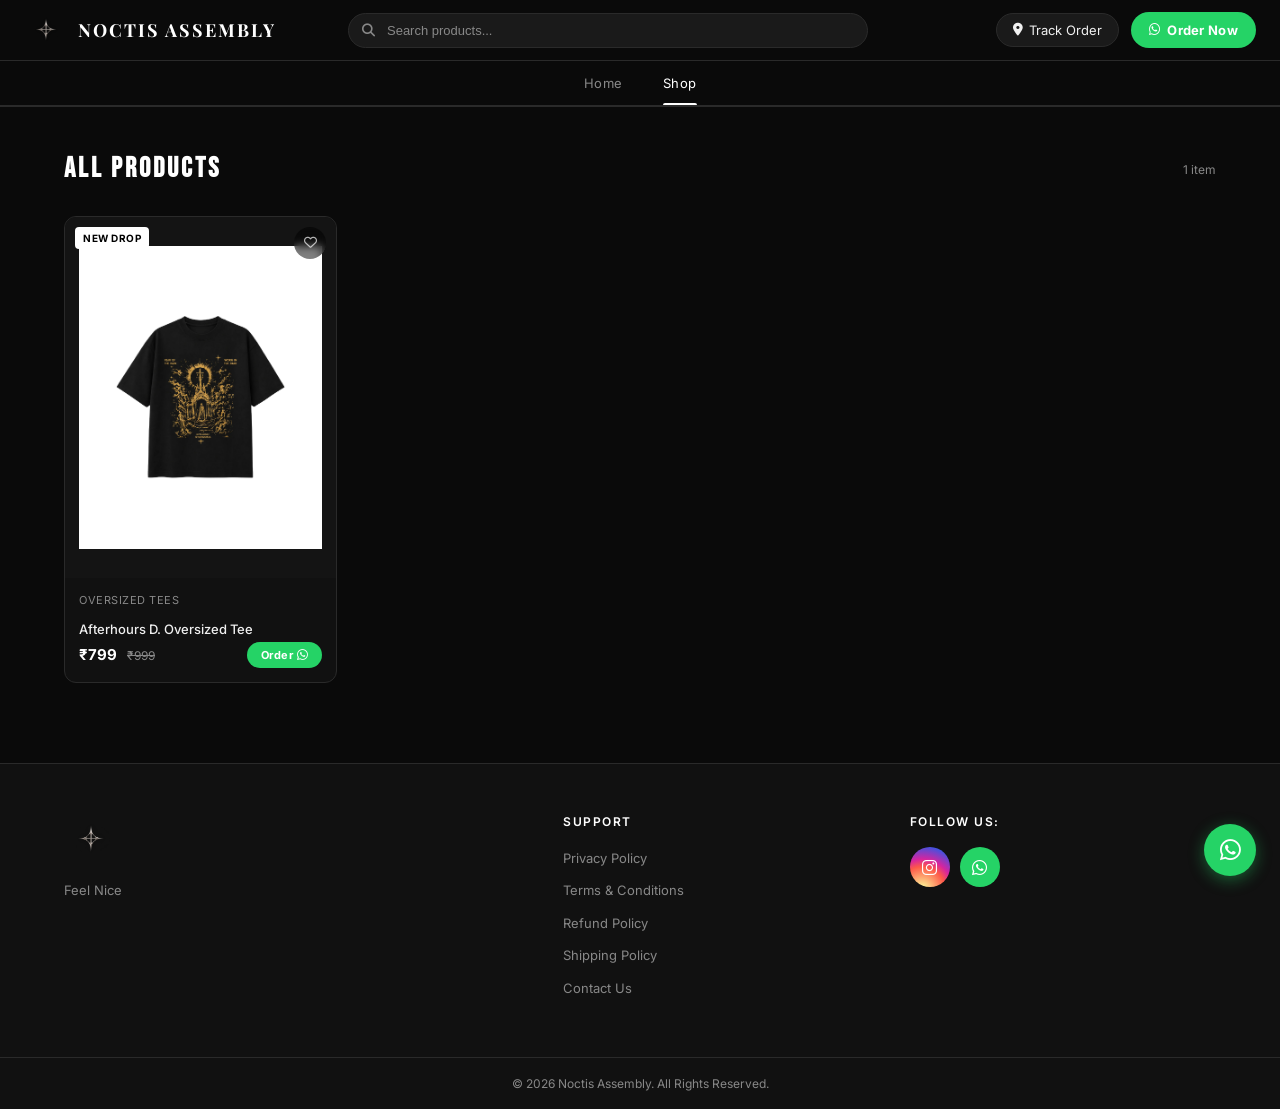
<file: shop.html>
<!DOCTYPE html>
<html lang="en">
<head>
  <meta charset="UTF-8" />
  <meta name="viewport" content="width=device-width, initial-scale=1.0" />
  <title>Shop — NOCTIS ASSEMBLY</title>
  <link rel="icon" href="logo.png" type="image/png" />
  <link rel="stylesheet" href="style.css" />
  <link rel="stylesheet" href="shop.css" />
  <link href="https://fonts.googleapis.com/css2?family=Inter:wght@300;400;500;600;700&family=Bebas+Neue&display=swap" rel="stylesheet" />
  <link rel="stylesheet" href="https://cdnjs.cloudflare.com/ajax/libs/font-awesome/6.5.0/css/all.min.css" />
</head>
<body>

  <!-- HEADER (same as index) -->
  <header class="header" id="header">
    <div class="header-inner">
      <a href="index.html" class="logo-link">
        <img src="logo.png" alt="Noctis Assembly" class="logo-img" />
        <span class="logo-text">NOCTIS ASSEMBLY</span>
      </a>
      <div class="search-wrap">
        <i class="fa-solid fa-magnifying-glass search-icon"></i>
        <input type="text" class="search-input" placeholder="Search products..." id="searchInput" />
        <ul class="search-dropdown" id="searchDropdown"></ul>
      </div>
      <div class="header-right">
        <button class="btn-track" onclick="openModal('trackModal')">
          <i class="fa-solid fa-location-dot"></i> Track Order
        </button>
        <a href="https://wa.me/p/29540746408898857/918891680805" target="_blank" class="btn-wa-order">
          <i class="fa-brands fa-whatsapp"></i> Order Now
        </a>
        <button class="hamburger" id="hamburger" aria-label="Menu" onclick="toggleMobileNav()">
          <span></span><span></span><span></span>
        </button>
      </div>
    </div>
    <nav class="nav-bar" id="mobileNav">
      <ul class="nav-list">
        <li><a href="index.html" class="nav-link">Home</a></li>
        <li><a href="shop.html" class="nav-link active">Shop</a></li>      </ul>
    </nav>
  </header>

  <!-- SHOP CONTENT -->
  <div class="shop-layout">
    <!-- Products Main -->
    <main class="shop-main">
      <div class="shop-header-row">
        <h2 class="shop-title" id="shopTitle">All Products</h2>
        <span class="product-count" id="productCount">8 items</span>
      </div>
      <div class="products-grid" id="shopGrid"></div>
      <p class="no-results" id="noResults" style="display:none">No products found.</p>
    </main>
  </div>

  <!-- Footer -->
  <footer class="footer">
    <div class="footer-top">
      <div class="footer-brand">
        <img src="logo.png" alt="Noctis Assembly" class="footer-logo" />
        <p class="footer-tagline">Feel Nice</p>
      </div>
      <div class="footer-col">
        <h4>Support</h4>
        <ul>
          <li><a href="privacy.html">Privacy Policy</a></li>
          <li><a href="terms.html">Terms &amp; Conditions</a></li>
          <li><a href="refund.html">Refund Policy</a></li>
          <li><a href="shipping-policy.html">Shipping Policy</a></li>
          <li><a href="contact.html">Contact Us</a></li>
        </ul>
      </div>
      <div class="footer-col footer-follow">
        <h4>Follow us:</h4>
        <div class="social-icons">
          <a href="https://www.instagram.com/noctisassembly/" class="social-btn instagram" target="_blank"><i class="fa-brands fa-instagram"></i></a>
          <a href="#" class="social-btn whatsapp"><i class="fa-brands fa-whatsapp"></i></a>
        </div>
      </div>
    </div>
    <div class="footer-bottom">
      <p>&copy; 2026 Noctis Assembly. All Rights Reserved.</p>
    </div>
  </footer>

  <a href="https://wa.me/918891680805" class="whatsapp-float" target="_blank">
    <i class="fa-brands fa-whatsapp"></i>
  </a>

  <div class="modal-overlay" id="trackModal" onclick="closeModalOutside(event,'trackModal')">
    <div class="modal-box">
      <button class="modal-close" onclick="closeModal('trackModal')"><i class="fa-solid fa-xmark"></i></button>
      <h3>Track Your Order</h3>
      <input type="text" class="modal-input" placeholder="Enter Order ID..." />
      <button class="btn-primary">Track</button>
    </div>
  </div>

  <div class="modal-overlay" id="quickViewModal" onclick="closeModalOutside(event,'quickViewModal')">
    <div class="modal-box modal-product">
      <button class="modal-close" onclick="closeModal('quickViewModal')"><i class="fa-solid fa-xmark"></i></button>
      <div class="qv-inner" id="qvInner"></div>
    </div>
  </div>

  <script src="app.js"></script>
  <script src="shop.js"></script>
</body>
</html>
</file>
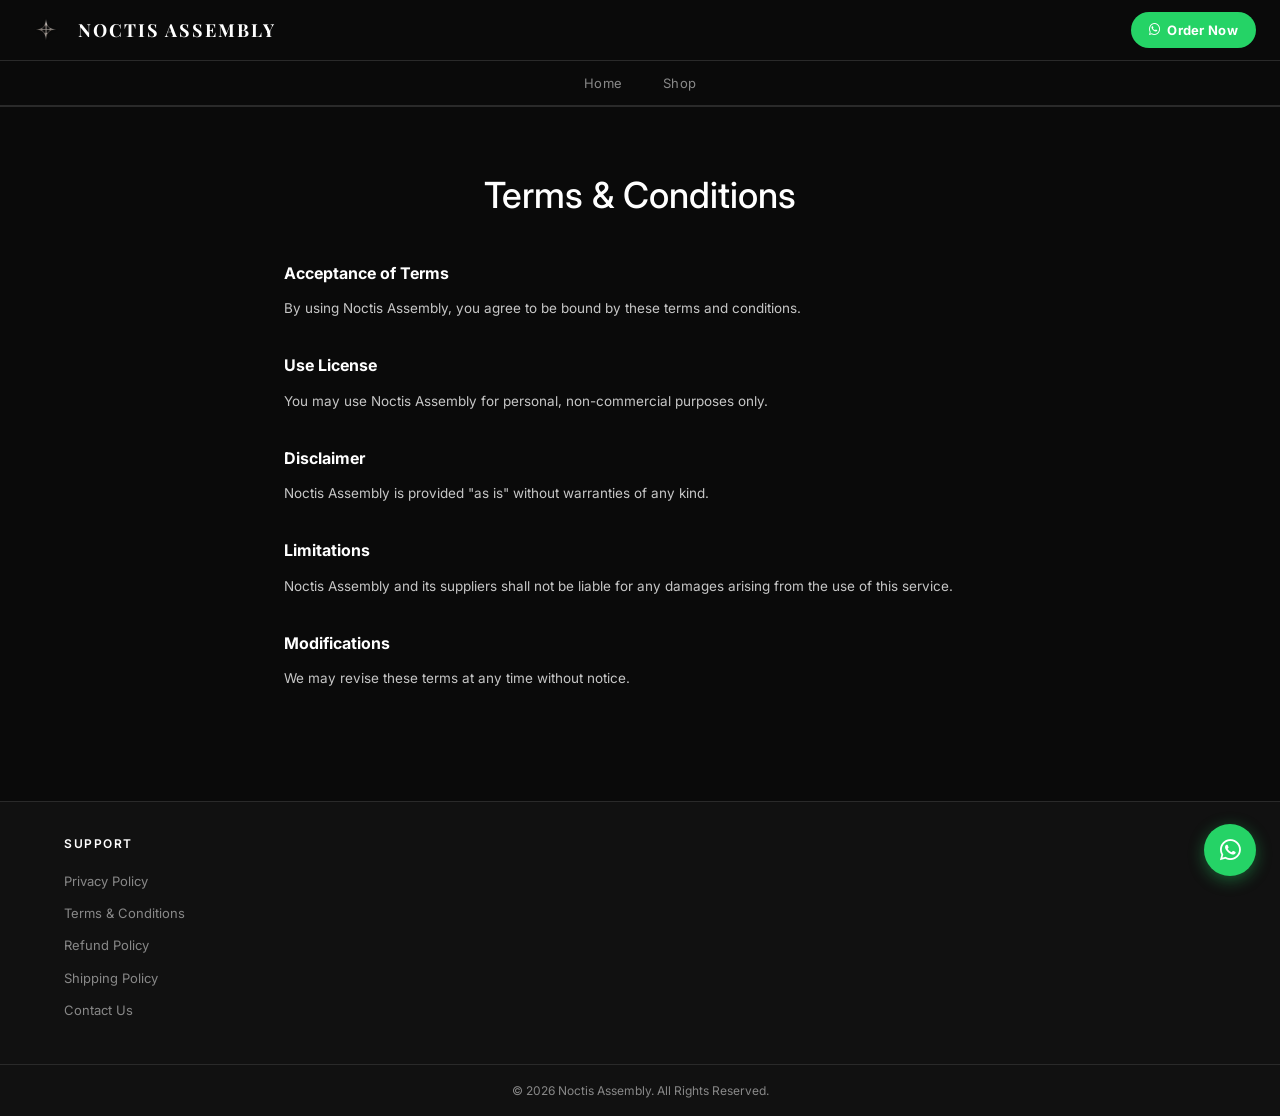
<file: terms.html>
<!DOCTYPE html>
<html lang="en">
<head>
  <meta charset="UTF-8" /><meta name="viewport" content="width=device-width, initial-scale=1.0" />
  <title>Terms &amp; Conditions — NOCTIS ASSEMBLY</title>
  <link rel="icon" href="logo.png" type="image/png" />
  <link rel="stylesheet" href="style.css" />
  <link href="https://fonts.googleapis.com/css2?family=Inter:wght@300;400;500;600;700&family=Bebas+Neue&family=Big+Shoulders+Display:wght@700;800;900&display=swap" rel="stylesheet" />
  <link rel="stylesheet" href="https://cdnjs.cloudflare.com/ajax/libs/font-awesome/6.5.0/css/all.min.css" />
  <style>
    .policy-page { max-width: 760px; margin: 0 auto; padding: 60px 24px 80px; }
    .policy-page h1 { font-size: 36px; font-weight: 500; color: var(--accent); margin-bottom: 36px; text-align: center; }
    .policy-page h2 { font-size: 16px; font-weight: 700; color: var(--accent); margin: 32px 0 10px; }
    .policy-page p { color: rgba(240,240,240,.82); font-size: 13.5px; line-height: 1.85; margin-bottom: 10px; }
    .policy-page ul { padding-left: 20px; margin-bottom: 10px; }
    .policy-page ul li { color: rgba(240,240,240,.82); font-size: 13.5px; line-height: 1.85; list-style: disc; }
    .policy-page strong { color: var(--accent); }
    @media (max-width: 768px) {
      .policy-page { padding: 36px 16px 50px; }
      .policy-page h1 { font-size: 28px; margin-bottom: 24px; }
      .policy-page h2 { font-size: 15px; margin: 24px 0 8px; }
      .policy-page p, .policy-page ul li { font-size: 13px; }
    }
  </style>
</head>
<body>
  <header class="header" id="header">
    <div class="header-inner">
      <a href="index.html" class="logo-link">
        <img src="logo.png" alt="Noctis Assembly" class="logo-img" />
        <span class="logo-text">NOCTIS ASSEMBLY</span>
      </a>
      <div class="header-right">
        <a href="https://wa.me/p/29540746408898857/918891680805" target="_blank" class="btn-wa-order">
          <i class="fa-brands fa-whatsapp"></i> Order Now
        </a>
        <button class="hamburger" id="hamburger" aria-label="Menu" onclick="toggleMobileNav()">
          <span></span><span></span><span></span>
        </button>
      </div>
    </div>
    <nav class="nav-bar" id="mobileNav">
      <ul class="nav-list">
        <li><a href="index.html" class="nav-link">Home</a></li>
        <li><a href="shop.html" class="nav-link">Shop</a></li>      </ul>
    </nav>
  </header>

  <div class="policy-page">
    <h1>Terms &amp; Conditions</h1>

    <h2>Acceptance of Terms</h2>
    <p>By using Noctis Assembly, you agree to be bound by these terms and conditions.</p>

    <h2>Use License</h2>
    <p>You may use Noctis Assembly for personal, non-commercial purposes only.</p>

    <h2>Disclaimer</h2>
    <p>Noctis Assembly is provided "as is" without warranties of any kind.</p>

    <h2>Limitations</h2>
    <p>Noctis Assembly and its suppliers shall not be liable for any damages arising from the use of this service.</p>

    <h2>Modifications</h2>
    <p>We may revise these terms at any time without notice.</p>
  </div>

  <footer class="footer">
    <div class="footer-top" style="max-width:1200px;margin:0 auto;padding:32px 24px;display:flex;flex-wrap:wrap;gap:40px;">
      <div class="footer-col">
        <h4>Support</h4>
        <ul>
          <li><a href="privacy.html">Privacy Policy</a></li>
          <li><a href="terms.html">Terms &amp; Conditions</a></li>
          <li><a href="refund.html">Refund Policy</a></li>
          <li><a href="shipping-policy.html">Shipping Policy</a></li>
          <li><a href="contact.html">Contact Us</a></li>
        </ul>
      </div>
    </div>
    <div class="footer-bottom"><p>&copy; 2026 Noctis Assembly. All Rights Reserved.</p></div>
  </footer>
  <a href="https://wa.me/918891680805" class="whatsapp-float" target="_blank"><i class="fa-brands fa-whatsapp"></i></a>
  <script src="app.js"></script>
</body>
</html>
</file>
<file: style.css>
@import url('https://fonts.googleapis.com/css2?family=Playfair+Display:ital,wght@0,400..900;1,400..900&display=swap');
@import url('https://fonts.cdnfonts.com/css/gotham');

/* =============================================
   NOCTIS ASSEMBLY — Main Stylesheet
   ============================================= */

/* ---- Reset & Base ---- */
*, *::before, *::after { box-sizing: border-box; margin: 0; padding: 0; }

:root {
  --bg:       #0a0a0a;
  --bg2:      #111111;
  --bg3:      #1a1a1a;
  --border:   #2a2a2a;
  --text:     #f0f0f0;
  --muted:    #888;
  --accent:   #ffffff;
  --gold:     #c9a84c;
  --radius:   8px;
  --header-h: 60px;
  --nav-h:    44px;
}

html { scroll-behavior: smooth; }

body {
  background: var(--bg);
  color: var(--text);
  font-family: 'Inter', sans-serif;
  font-size: 14px;
  line-height: 1.6;
  overflow-x: hidden;
}

a { color: inherit; text-decoration: none; }
ul { list-style: none; }
img { max-width: 100%; display: block; }
button { cursor: pointer; border: none; background: none; font-family: inherit; }

/* =============================================
   HEADER
   ============================================= */
.header {
  position: sticky;
  top: 0;
  z-index: 1000;
  background: var(--bg);
  border-bottom: 1px solid var(--border);
}

.header-inner {
  display: flex;
  align-items: center;
  gap: 16px;
  padding: 0 24px;
  height: var(--header-h);
}

/* Logo */
.logo-link {
  display: flex;
  align-items: center;
  gap: 10px;
  flex-shrink: 0;
  min-width: 180px;
}
.logo-img {
  width: 44px;
  height: 44px;
  object-fit: contain;
  border-radius: 4px;
}
.logo-text {
  font-family: 'Playfair Display', Georgia, serif;
  font-size: 18px;
  font-weight: 700;
  letter-spacing: 2px;
  color: var(--accent);
  white-space: nowrap;
  line-height: 1;
  text-transform: uppercase;
}

/* Search */
.search-wrap {
  flex: 1;
  position: relative;
  max-width: 520px;
  margin: 0 auto;
}
.search-icon {
  position: absolute;
  left: 14px;
  top: 50%;
  transform: translateY(-50%);
  color: var(--muted);
  font-size: 13px;
}
.search-input {
  width: 100%;
  background: var(--bg3);
  border: 1px solid var(--border);
  border-radius: 24px;
  padding: 9px 16px 9px 38px;
  color: var(--text);
  font-size: 13px;
  outline: none;
  transition: border-color .2s;
}
.search-input::placeholder { color: var(--muted); }
.search-input:focus { border-color: #555; }

.search-dropdown {
  position: absolute;
  top: calc(100% + 6px);
  left: 0; right: 0;
  background: var(--bg2);
  border: 1px solid var(--border);
  border-radius: var(--radius);
  display: none;
  z-index: 999;
  overflow: hidden;
}
.search-dropdown.open { display: block; }
.search-dropdown li {
  padding: 10px 16px;
  cursor: pointer;
  display: flex;
  align-items: center;
  gap: 10px;
  font-size: 13px;
  transition: background .15s;
}
.search-dropdown li:hover { background: var(--bg3); }
.search-dropdown li img {
  width: 36px; height: 36px;
  object-fit: cover;
  border-radius: 4px;
  flex-shrink: 0;
}

/* Header right */
.header-right {
  display: flex;
  align-items: center;
  gap: 12px;
  flex-shrink: 0;
  min-width: 180px;
  justify-content: flex-end;
  margin-left: auto;
}

.btn-track {
  display: flex;
  align-items: center;
  gap: 6px;
  background: var(--bg3);
  border: 1px solid var(--border);
  border-radius: 24px;
  padding: 8px 16px;
  color: var(--text);
  font-size: 13px;
  transition: border-color .2s, background .2s;
  white-space: nowrap;
}
.btn-track:hover { background: var(--border); border-color: #555; }

.cart-btn {
  position: relative;
  background: var(--bg3);
  border: 1px solid var(--border);
  border-radius: 50%;
  width: 38px; height: 38px;
  display: flex; align-items: center; justify-content: center;
  color: var(--text);
  font-size: 15px;
  transition: background .2s;
}
.cart-btn:hover { background: var(--border); }
.cart-badge {
  position: absolute;
  top: -4px; right: -4px;
  background: var(--accent);
  color: #000;
  font-size: 10px;
  font-weight: 700;
  width: 17px; height: 17px;
  border-radius: 50%;
  display: flex; align-items: center; justify-content: center;
  line-height: 1;
}

/* Nav */
.nav-bar {
  background: transparent;
  border-top: 1px solid var(--border);
  border-bottom: 1px solid var(--border);
}
.nav-list {
  display: flex;
  align-items: center;
  justify-content: center;
  gap: 0;
  height: var(--nav-h);
  padding: 0 24px;
}
.nav-link {
  display: flex;
  align-items: center;
  gap: 5px;
  padding: 0 20px;
  height: var(--nav-h);
  font-size: 13px;
  color: var(--muted);
  letter-spacing: .5px;
  transition: color .2s;
  position: relative;
}
.nav-link:hover, .nav-link.active { color: var(--accent); }
.nav-link.active::after {
  content: '';
  position: absolute;
  bottom: 0; left: 20px; right: 20px;
  height: 2px;
  background: var(--accent);
  border-radius: 2px 2px 0 0;
}

/* Dropdown */
.has-dropdown { position: relative; }
.dropdown {
  position: absolute;
  top: 100%;
  left: 0;
  min-width: 180px;
  background: var(--bg2);
  border: 1px solid var(--border);
  border-radius: var(--radius);
  padding: 8px 0;
  opacity: 0;
  pointer-events: none;
  transform: translateY(6px);
  transition: opacity .2s, transform .2s;
  z-index: 999;
}
.has-dropdown:hover .dropdown {
  opacity: 1;
  pointer-events: all;
  transform: translateY(0);
}
.dropdown li a {
  display: block;
  padding: 9px 18px;
  font-size: 13px;
  color: var(--muted);
  transition: color .15s, background .15s;
}
.dropdown li a:hover { color: var(--accent); background: var(--bg3); }

/* =============================================
   HERO
   ============================================= */
.hero {
  position: relative;
  min-height: calc(100vh - var(--header-h) - var(--nav-h));
  display: flex;
  align-items: center;
  justify-content: center;
  overflow: hidden;
}

.hero-bg {
  position: absolute;
  inset: 0;
  background:
    url('images/back.jpg')
    center 20% / cover no-repeat;
}
.hero-overlay {
  position: absolute;
  inset: 0;
  background:
    radial-gradient(circle at center 35%, rgba(0,0,0,.25) 0%, rgba(10,10,10,.85) 85%),
    linear-gradient(
      to bottom,
      rgba(10,10,10,.6) 0%,
      rgba(10,10,10,.3) 30%,
      rgba(10,10,10,.92) 100%
    );
}

.hero-content {
  position: relative;
  z-index: 2;
  text-align: center;
  padding: 40px 20px;
}
.hero-eyebrow {
  font-size: 12px;
  letter-spacing: 4px;
  text-transform: uppercase;
  color: var(--muted);
  margin-bottom: 16px;
}
.hero-title {
  font-family: 'Gotham Medium', 'Gotham', sans-serif;
  font-size: clamp(38px, 7.5vw, 78px);
  font-weight: 500;
  letter-spacing: 6px;
  line-height: 1.15;
  color: #fff;
  margin-bottom: 16px;
  text-shadow: 0 4px 30px rgba(0,0,0,.5);
  text-transform: uppercase;
}
.hero-sub {
  font-size: 16px;
  color: rgba(255,255,255,.75);
  letter-spacing: 1px;
  margin-bottom: 36px;
}
.btn-explore {
  display: inline-flex;
  align-items: center;
  gap: 8px;
  padding: 14px 32px;
  border: 1.5px solid rgba(255,255,255,.8);
  border-radius: 50px;
  color: #fff;
  font-size: 14px;
  letter-spacing: 1px;
  backdrop-filter: blur(4px);
  transition: background .25s, color .25s;
}
.btn-explore:hover {
  background: #fff;
  color: #000;
}

/* =============================================
   FEATURES STRIP
   ============================================= */
.features-strip {
  background: var(--bg2);
  border-top: 1px solid var(--border);
  border-bottom: 1px solid var(--border);
  padding: 36px 24px;
}
.features-inner {
  max-width: 800px;
  margin: 0 auto;
  display: flex;
  align-items: center;
  justify-content: center;
}
.feature-item {
  display: flex;
  flex-direction: column;
  align-items: center;
  justify-content: center;
  text-align: center;
  flex: 1;
  padding: 0 24px;
}
.feature-icon {
  font-size: 24px;
  color: var(--accent);
  margin-bottom: 12px;
  display: flex;
  align-items: center;
  justify-content: center;
  width: 48px;
  height: 48px;
  border-radius: 50%;
  background: rgba(255, 255, 255, 0.04);
  border: 1px solid rgba(255, 255, 255, 0.08);
}
.feature-text {
  display: flex;
  flex-direction: column;
  align-items: center;
}
.feature-text strong {
  display: block;
  font-size: 14px;
  font-weight: 600;
  margin-bottom: 4px;
  color: var(--accent);
  letter-spacing: 0.5px;
}
.feature-text span {
  font-size: 12px;
  color: var(--muted);
  line-height: 1.5;
  max-width: 260px;
}
.feature-divider {
  width: 1px;
  height: 56px;
  background: var(--border);
  flex-shrink: 0;
}

/* =============================================
   MARQUEE
   ============================================= */
.marquee-wrap {
  overflow: hidden;
  background: var(--accent);
  padding: 10px 0;
}
.marquee-track {
  display: flex;
  white-space: nowrap;
  animation: marquee 25s linear infinite;
  color: #000;
  font-size: 12px;
  font-weight: 700;
  letter-spacing: 2px;
  text-transform: uppercase;
}
@keyframes marquee {
  from { transform: translateX(0); }
  to   { transform: translateX(-50%); }
}

/* =============================================
   PRODUCTS SECTION
   ============================================= */
.products-section, .categories-section {
  max-width: 1200px;
  margin: 0 auto;
  padding: 60px 24px;
}
.section-header {
  display: flex;
  align-items: center;
  justify-content: space-between;
  margin-bottom: 36px;
}
.section-title {
  font-family: 'Bebas Neue', sans-serif;
  font-size: 32px;
  letter-spacing: 3px;
  color: var(--accent);
}
.view-all {
  font-size: 13px;
  color: var(--muted);
  display: flex;
  align-items: center;
  gap: 6px;
  transition: color .2s;
}
.view-all:hover { color: var(--accent); }

.products-grid {
  display: grid;
  grid-template-columns: repeat(auto-fill, minmax(240px, 1fr));
  gap: 20px;
}

/* Product Card */
.product-card {
  background: var(--bg2);
  border: 1px solid var(--border);
  border-radius: 12px;
  overflow: hidden;
  transition: transform .25s, border-color .25s, box-shadow .25s;
  cursor: pointer;
}
.product-card:hover {
  transform: translateY(-4px);
  border-color: #444;
  box-shadow: 0 10px 40px rgba(0,0,0,.5);
}
.product-img-wrap {
  position: relative;
  aspect-ratio: 3/4;
  overflow: hidden;
  background: #141414;
}
.product-img-wrap img {
  width: 100%; height: 100%;
  object-fit: cover;
  transition: transform .4s ease, opacity .35s ease;
  display: block;
}
.product-img-wrap img.contain {
  object-fit: contain;
  padding: 14px;
}
.product-img-wrap .img-hover {
  position: absolute;
  inset: 0;
  opacity: 0;
  pointer-events: none;
}
.product-card:hover .img-hover {
  opacity: 1;
}
.product-card:hover .img-primary.has-hover {
  opacity: 0;
}
.product-card:hover .product-img-wrap img {
  transform: scale(1.04);
}
.product-badge {
  position: absolute;
  top: 10px; left: 10px;
  background: var(--accent);
  color: #000;
  font-size: 10px;
  font-weight: 700;
  padding: 3px 8px;
  border-radius: 4px;
  letter-spacing: .5px;
  text-transform: uppercase;
}
.product-badge.sale { background: #e44; color: #fff; }
.product-wishlist {
  position: absolute;
  top: 10px; right: 10px;
  width: 32px; height: 32px;
  border-radius: 50%;
  background: rgba(0,0,0,.5);
  display: flex; align-items: center; justify-content: center;
  color: rgba(255,255,255,.7);
  font-size: 13px;
  backdrop-filter: blur(4px);
  transition: color .2s, background .2s;
}
.product-wishlist:hover, .product-wishlist.active { color: #e44; background: rgba(0,0,0,.7); }

.quick-view-btn {
  position: absolute;
  bottom: 10px; left: 50%;
  transform: translateX(-50%) translateY(10px);
  background: rgba(0,0,0,.8);
  color: #fff;
  border: 1px solid rgba(255,255,255,.2);
  border-radius: 20px;
  padding: 6px 16px;
  font-size: 11px;
  opacity: 0;
  transition: opacity .2s, transform .2s;
  backdrop-filter: blur(4px);
  white-space: nowrap;
}
.product-card:hover .quick-view-btn {
  opacity: 1;
  transform: translateX(-50%) translateY(0);
}

.product-info {
  padding: 14px;
}
.product-name {
  font-size: 13px;
  font-weight: 500;
  color: var(--text);
  margin-bottom: 4px;
  line-height: 1.4;
}
.product-category {
  font-size: 11px;
  color: var(--muted);
  margin-bottom: 10px;
  text-transform: uppercase;
  letter-spacing: .5px;
}
.product-price-row {
  display: flex;
  align-items: center;
  justify-content: space-between;
}
.product-price {
  font-size: 15px;
  font-weight: 700;
  color: var(--accent);
}
.product-price-og {
  font-size: 12px;
  color: var(--muted);
  text-decoration: line-through;
  margin-left: 6px;
}
.btn-add-cart {
  background: #25D366;
  color: #fff;
  border-radius: 20px;
  padding: 6px 14px;
  font-size: 11px;
  font-weight: 700;
  letter-spacing: .5px;
  transition: background .2s, transform .15s;
}
.btn-add-cart:hover {
  background: #1db954;
  transform: scale(1.05);
}

/* =============================================
   CATEGORIES GRID
   ============================================= */
.categories-grid {
  display: grid;
  grid-template-columns: repeat(auto-fill, minmax(220px, 1fr));
  gap: 16px;
}
.cat-card {
  display: flex;
  align-items: flex-end;
  justify-content: center;
  height: 260px;
  border-radius: 12px;
  background-size: cover;
  background-position: center;
  overflow: hidden;
  transition: transform .3s;
  border: 1px solid var(--border);
}
.cat-card:hover { transform: scale(1.02); }
.cat-card span {
  display: block;
  padding: 20px;
  font-family: 'Bebas Neue', sans-serif;
  font-size: 20px;
  letter-spacing: 2px;
  color: #fff;
  text-transform: uppercase;
}

/* =============================================
   FOOTER
   ============================================= */
.footer {
  background: var(--bg2);
  border-top: 1px solid var(--border);
  margin-top: 20px;
}
.footer-top {
  max-width: 1200px;
  margin: 0 auto;
  display: flex;
  flex-wrap: wrap;
  gap: 40px;
  padding: 48px 24px;
}
.footer-brand {
  flex: 1.5;
  min-width: 200px;
}
.footer-logo {
  width: 54px;
  height: 54px;
  object-fit: contain;
  margin-bottom: 14px;
}
.footer-tagline {
  font-size: 13px;
  color: var(--muted);
  line-height: 1.6;
  max-width: 220px;
}
.footer-col {
  flex: 1;
  min-width: 140px;
}
.footer-col h4 {
  font-size: 12px;
  font-weight: 600;
  letter-spacing: 1.5px;
  text-transform: uppercase;
  color: var(--accent);
  margin-bottom: 16px;
}
.footer-col ul li {
  margin-bottom: 10px;
}
.footer-col ul li a {
  font-size: 13px;
  color: var(--muted);
  transition: color .2s;
}
.footer-col ul li a:hover { color: var(--accent); }

.footer-follow { flex: 1; min-width: 140px; }
.social-icons {
  display: flex;
  gap: 10px;
  margin-top: 4px;
}
.social-btn {
  width: 40px; height: 40px;
  border-radius: 50%;
  display: flex; align-items: center; justify-content: center;
  font-size: 17px;
  transition: transform .2s, opacity .2s;
}
.social-btn:hover { transform: scale(1.1); opacity: .9; }
.social-btn.instagram {
  background: radial-gradient(circle at 30% 107%, #fdf497 0%, #fdf497 5%, #fd5949 45%,#d6249f 60%,#285AEB 90%);
  color: #fff;
}
.social-btn.whatsapp { background: #25D366; color: #fff; }

.footer-bottom {
  border-top: 1px solid var(--border);
  padding: 16px 24px;
  text-align: center;
  font-size: 12px;
  color: var(--muted);
}

/* =============================================
   WHATSAPP FLOAT
   ============================================= */
.whatsapp-float {
  position: fixed;
  bottom: 24px; right: 24px;
  width: 52px; height: 52px;
  background: #25D366;
  border-radius: 50%;
  display: flex; align-items: center; justify-content: center;
  font-size: 24px;
  color: #fff;
  box-shadow: 0 4px 16px rgba(37,211,102,.4);
  z-index: 999;
  transition: transform .2s, box-shadow .2s;
}
.whatsapp-float:hover {
  transform: scale(1.08);
  box-shadow: 0 6px 24px rgba(37,211,102,.55);
}

/* =============================================
   CART DRAWER
   ============================================= */
.cart-overlay {
  position: fixed; inset: 0;
  background: rgba(0,0,0,.6);
  z-index: 1100;
  backdrop-filter: blur(3px);
  opacity: 0; pointer-events: none;
  transition: opacity .3s;
}
.cart-overlay.open { opacity: 1; pointer-events: all; }

.cart-drawer {
  position: fixed;
  top: 0; right: 0;
  width: min(380px, 100vw);
  height: 100vh;
  background: var(--bg2);
  border-left: 1px solid var(--border);
  z-index: 1101;
  display: flex; flex-direction: column;
  transform: translateX(100%);
  transition: transform .3s cubic-bezier(.4,0,.2,1);
}
.cart-drawer.open { transform: translateX(0); }

.cart-header {
  display: flex;
  align-items: center;
  justify-content: space-between;
  padding: 20px;
  border-bottom: 1px solid var(--border);
}
.cart-header h3 {
  font-family: 'Bebas Neue', sans-serif;
  font-size: 22px;
  letter-spacing: 2px;
}
.cart-close {
  width: 32px; height: 32px;
  display: flex; align-items: center; justify-content: center;
  border-radius: 50%;
  color: var(--muted);
  font-size: 16px;
  transition: background .2s;
}
.cart-close:hover { background: var(--border); color: var(--accent); }

.cart-items {
  flex: 1;
  overflow-y: auto;
  padding: 16px;
}
.cart-empty {
  text-align: center;
  color: var(--muted);
  margin-top: 60px;
  font-size: 14px;
}

.cart-item {
  display: flex;
  gap: 12px;
  padding: 12px 0;
  border-bottom: 1px solid var(--border);
}
.cart-item img {
  width: 70px; height: 90px;
  object-fit: cover;
  border-radius: 6px;
  flex-shrink: 0;
}
.ci-info { flex: 1; }
.ci-name { font-size: 13px; font-weight: 500; margin-bottom: 4px; }
.ci-size { font-size: 11px; color: var(--muted); margin-bottom: 8px; }
.ci-controls {
  display: flex;
  align-items: center;
  gap: 8px;
}
.ci-qty-btn {
  width: 24px; height: 24px;
  border: 1px solid var(--border);
  border-radius: 4px;
  display: flex; align-items: center; justify-content: center;
  font-size: 12px;
  color: var(--muted);
  transition: background .15s;
}
.ci-qty-btn:hover { background: var(--border); color: var(--accent); }
.ci-qty { font-size: 13px; min-width: 20px; text-align: center; }
.ci-price { font-size: 14px; font-weight: 700; align-self: flex-start; }
.ci-remove {
  font-size: 11px;
  color: #e44;
  align-self: flex-end;
  cursor: pointer;
}

.cart-footer {
  padding: 16px 20px;
  border-top: 1px solid var(--border);
}
.cart-total {
  display: flex;
  justify-content: space-between;
  font-size: 15px;
  font-weight: 700;
  margin-bottom: 14px;
  color: var(--accent);
}
.btn-checkout {
  width: 100%;
  background: var(--accent);
  color: #000;
  border-radius: 24px;
  padding: 14px;
  font-size: 14px;
  font-weight: 700;
  letter-spacing: 1px;
  transition: background .2s;
}
.btn-checkout:hover { background: #ddd; }

/* =============================================
   MODALS
   ============================================= */
.modal-overlay {
  position: fixed; inset: 0;
  background: rgba(0,0,0,.7);
  z-index: 1200;
  display: flex;
  align-items: center;
  justify-content: center;
  backdrop-filter: blur(4px);
  opacity: 0; pointer-events: none;
  transition: opacity .25s;
}
.modal-overlay.open { opacity: 1; pointer-events: all; }

.modal-box {
  background: var(--bg2);
  border: 1px solid var(--border);
  border-radius: 16px;
  padding: 36px;
  width: min(440px, 92vw);
  position: relative;
  animation: fadeUp .25s ease;
}
@keyframes fadeUp {
  from { transform: translateY(20px); opacity: 0; }
  to   { transform: translateY(0); opacity: 1; }
}
.modal-close {
  position: absolute;
  top: 16px; right: 16px;
  width: 30px; height: 30px;
  border-radius: 50%;
  display: flex; align-items: center; justify-content: center;
  color: var(--muted); font-size: 15px;
  transition: background .2s;
}
.modal-close:hover { background: var(--border); color: var(--accent); }
.modal-box h3 {
  font-family: 'Bebas Neue', sans-serif;
  font-size: 24px;
  letter-spacing: 2px;
  margin-bottom: 20px;
}
.modal-input {
  width: 100%;
  background: var(--bg3);
  border: 1px solid var(--border);
  border-radius: 8px;
  padding: 12px 16px;
  color: var(--text);
  font-size: 14px;
  outline: none;
  margin-bottom: 14px;
  transition: border-color .2s;
}
.modal-input:focus { border-color: #555; }
.btn-primary {
  width: 100%;
  background: var(--accent);
  color: #000;
  border-radius: 24px;
  padding: 12px;
  font-size: 14px;
  font-weight: 700;
  letter-spacing: 1px;
  transition: background .2s;
}
.btn-primary:hover { background: #ddd; }

/* Quick View Modal Gallery & Details */
.modal-product {
  width: min(840px, 95vw);
  max-height: 90vh;
  overflow-y: auto;
  padding: 32px;
}
.qv-inner {
  display: flex;
  gap: 28px;
  align-items: flex-start;
}
@media (max-width: 680px) {
  .qv-inner {
    flex-direction: column;
  }
}
.qv-gallery {
  flex: 1.1;
  min-width: 280px;
  display: flex;
  flex-direction: column;
  gap: 12px;
}
.qv-img {
  width: 100%;
  aspect-ratio: 4/5;
  object-fit: contain;
  background: #141414;
  border-radius: 10px;
  border: 1px solid var(--border);
  padding: 10px;
  transition: opacity .2s ease;
}
.qv-thumbs {
  display: flex;
  gap: 8px;
  overflow-x: auto;
  padding-bottom: 4px;
}
.qv-thumb {
  width: 58px;
  height: 72px;
  object-fit: cover;
  border-radius: 6px;
  border: 1.5px solid var(--border);
  background: #141414;
  cursor: pointer;
  transition: all .2s;
  flex-shrink: 0;
}
.qv-thumb:hover, .qv-thumb.active {
  border-color: var(--accent);
  transform: translateY(-2px);
  box-shadow: 0 4px 12px rgba(255,255,255,.15);
}
.qv-details {
  flex: 1.2;
  min-width: 280px;
  display: flex;
  flex-direction: column;
}
.qv-cat {
  font-size: 11px;
  letter-spacing: 2px;
  text-transform: uppercase;
  color: var(--muted);
  margin-bottom: 6px;
}
.qv-name {
  font-family: 'Big Shoulders Display', 'Bebas Neue', sans-serif;
  font-size: 28px;
  letter-spacing: 2px;
  margin-bottom: 8px;
  line-height: 1.2;
}
.qv-price {
  font-size: 22px;
  font-weight: 700;
  margin-bottom: 14px;
  color: var(--accent);
  display: flex;
  align-items: center;
}
.qv-og {
  font-size: 14px;
  color: var(--muted);
  text-decoration: line-through;
  font-weight: 400;
  margin-left: 10px;
}
.qv-desc {
  font-size: 13px;
  color: rgba(240,240,240,.75);
  line-height: 1.7;
  margin-bottom: 18px;
  border-bottom: 1px solid var(--border);
  padding-bottom: 16px;
}
.qv-label {
  font-size: 11px;
  color: var(--muted);
  letter-spacing: 1px;
  text-transform: uppercase;
  margin-bottom: 10px;
}
.size-grid {
  display: flex;
  gap: 8px;
  flex-wrap: wrap;
  margin-bottom: 24px;
}
.size-btn {
  min-width: 44px;
  padding: 8px 14px;
  border: 1px solid var(--border);
  border-radius: 6px;
  font-size: 12px;
  font-weight: 600;
  color: var(--muted);
  transition: all .15s;
  background: var(--bg3);
}
.size-btn:hover, .size-btn.active {
  border-color: var(--accent);
  color: var(--accent);
  background: rgba(255,255,255,.08);
}
.qv-add {
  width: 100%;
  background: #25D366;
  color: #fff;
  border-radius: 24px;
  padding: 14px;
  font-size: 14px;
  font-weight: 700;
  letter-spacing: .5px;
  transition: background .2s, transform .15s;
  display: flex;
  align-items: center;
  justify-content: center;
  gap: 8px;
}
.qv-add:hover {
  background: #1db954;
  transform: translateY(-1px);
}

/* WhatsApp note below order button */
.qv-wa-note {
  font-size: 11px;
  color: var(--muted);
  text-align: center;
  margin-top: 8px;
  line-height: 1.5;
}

/* WhatsApp Order button in header */
.btn-wa-order {
  display: flex;
  align-items: center;
  gap: 7px;
  background: #25D366;
  color: #fff;
  border-radius: 24px;
  padding: 8px 18px;
  font-size: 13px;
  font-weight: 700;
  letter-spacing: .3px;
  transition: background .2s, transform .15s;
  white-space: nowrap;
  text-decoration: none;
}
.btn-wa-order:hover {
  background: #1db954;
  transform: scale(1.03);
}

/* =============================================
   TOAST
   ============================================= */
.toast {
  position: fixed;
  bottom: 90px; right: 24px;
  background: var(--bg2);
  border: 1px solid var(--border);
  border-radius: 10px;
  padding: 12px 20px;
  font-size: 13px;
  color: var(--text);
  z-index: 2000;
  opacity: 0;
  transform: translateY(10px);
  transition: opacity .25s, transform .25s;
  box-shadow: 0 4px 20px rgba(0,0,0,.4);
  display: flex;
  align-items: center;
  gap: 10px;
}
.toast.show { opacity: 1; transform: translateY(0); }
.toast i { color: #25D366; }

/* =============================================
   RESPONSIVE
   ============================================= */

/* ---- Hamburger Menu ---- */
.hamburger {
  display: none;
  flex-direction: column;
  justify-content: center;
  gap: 5px;
  width: 38px;
  height: 38px;
  padding: 6px;
  cursor: pointer;
  background: none;
  border: none;
  flex-shrink: 0;
  margin-left: 4px;
  border-radius: 6px;
}
.hamburger:focus {
  outline: none;
}
.hamburger span {
  display: block;
  width: 100%;
  height: 2px;
  background: var(--text);
  border-radius: 2px;
  transition: transform .25s ease, opacity .25s ease;
}
.hamburger.open span:nth-child(1) { transform: translateY(7px) rotate(45deg); }
.hamburger.open span:nth-child(2) { opacity: 0; }
.hamburger.open span:nth-child(3) { transform: translateY(-7px) rotate(-45deg); }

/* Mobile nav drawer transition */
.nav-bar {
  transition: max-height .3s cubic-bezier(0.4, 0, 0.2, 1), opacity .25s ease;
}

/* ---- Tablet & Mobile (max-width: 768px) ---- */
@media (max-width: 768px) {
  /* Header layout: logo dead-center, navbar button on left */
  .header-inner {
    position: relative;
    display: flex;
    align-items: center;
    justify-content: center;
    padding: 0 16px;
    height: 56px;
  }

  .logo-link {
    margin: 0 auto;
    display: flex;
    align-items: center;
    justify-content: center;
    min-width: 0;
    gap: 8px;
    text-align: center;
  }
  .logo-img {
    width: 36px;
    height: 36px;
  }
  .logo-text {
    font-size: 15px;
    letter-spacing: 1.5px;
    display: block;
  }

  .header-right {
    position: absolute;
    left: 16px;
    top: 50%;
    transform: translateY(-50%);
    margin: 0;
    min-width: 0;
    display: flex;
    align-items: center;
  }

  /* Hamburger visible on the left */
  .hamburger {
    display: flex;
    margin: 0;
  }

  /* Remove WhatsApp order button in mobile navbar */
  .btn-wa-order {
    display: none !important;
  }

  /* Search & Track button hidden in compact header */
  .search-wrap {
    display: none;
  }
  .btn-track {
    display: none;
  }

  /* Nav becomes a smooth collapsible vertical drawer */
  .nav-bar {
    max-height: 0;
    overflow: hidden;
    opacity: 0;
    pointer-events: none;
    border-top: none;
    border-bottom: none;
    background: var(--bg2);
  }
  .nav-bar.mobile-open {
    max-height: 480px;
    overflow-y: auto;
    opacity: 1;
    pointer-events: all;
    border-bottom: 1px solid var(--border);
  }
  .nav-list {
    flex-direction: column;
    align-items: stretch;
    height: auto;
    padding: 8px 0;
    overflow-x: visible;
    justify-content: flex-start;
    gap: 0;
  }
  .nav-link {
    width: 100%;
    padding: 12px 20px;
    height: auto;
    font-size: 14px;
    border-bottom: 1px solid rgba(255, 255, 255, 0.05);
    display: flex;
    justify-content: space-between;
  }
  .nav-link.active::after {
    display: none;
  }
  .nav-link.active {
    color: var(--accent);
    background: rgba(255, 255, 255, 0.03);
  }

  /* Submenu in mobile nav */
  .has-dropdown .dropdown {
    position: static;
    opacity: 1;
    pointer-events: all;
    transform: none;
    border: none;
    border-radius: 0;
    padding: 0 0 4px 16px;
    background: transparent;
    display: block;
  }
  .has-dropdown .dropdown li a {
    display: block;
    padding: 9px 18px;
    font-size: 13px;
    color: var(--muted);
    border-bottom: 1px solid rgba(255, 255, 255, 0.03);
  }
  .has-dropdown .dropdown li a:hover {
    color: var(--accent);
    background: transparent;
  }

  /* Hero */
  .hero {
    min-height: 85vh;
  }
  .hero-content {
    padding: 32px 18px;
  }
  .hero-title {
    font-size: clamp(30px, 8vw, 54px);
    letter-spacing: 3px;
    margin-bottom: 14px;
  }
  .hero-sub {
    font-size: 14px;
    letter-spacing: 0.5px;
    margin-bottom: 28px;
  }
  .btn-explore {
    padding: 12px 28px;
    font-size: 13px;
    min-height: 44px;
  }

  /* Features Strip */
  .features-strip {
    padding: 30px 18px;
  }
  .features-inner {
    flex-direction: column;
    align-items: center;
    gap: 22px;
  }
  .feature-divider {
    width: 48px;
    height: 1px;
  }
  .feature-item {
    padding: 0;
    width: 100%;
    max-width: 320px;
  }
  .feature-icon {
    width: 44px;
    height: 44px;
    font-size: 20px;
    margin-bottom: 10px;
  }

  /* Products & Grid */
  .products-section, .categories-section {
    padding: 36px 16px;
  }
  .products-grid {
    grid-template-columns: repeat(2, 1fr);
    gap: 12px;
  }
  .categories-grid {
    grid-template-columns: repeat(2, 1fr);
    gap: 12px;
  }
  .section-header {
    margin-bottom: 24px;
  }
  .section-title {
    font-size: 28px;
  }

  /* Quick View Modal */
  .modal-box {
    padding: 24px 18px;
    width: min(440px, 94vw);
    border-radius: 14px;
  }
  .modal-product {
    width: min(840px, 95vw);
    max-height: 92vh;
    padding: 22px 16px;
  }
  .qv-inner {
    flex-direction: column;
    gap: 18px;
  }
  .qv-gallery {
    min-width: 0;
    width: 100%;
  }
  .qv-img {
    aspect-ratio: 1/1;
    max-height: 300px;
  }
  .qv-details {
    min-width: 0;
    width: 100%;
  }
  .qv-name {
    font-size: 24px;
  }
  .qv-price {
    font-size: 20px;
  }
  .modal-close {
    top: 12px;
    right: 12px;
    width: 34px;
    height: 34px;
    font-size: 16px;
  }

  /* Footer */
  .footer-top {
    flex-direction: column;
    gap: 24px;
    padding: 36px 20px;
  }
  .footer-brand {
    flex: none;
  }
  .footer-col {
    flex: none;
  }
  .footer-follow {
    flex: none;
  }
  .footer-bottom {
    padding: 14px 16px;
    font-size: 11.5px;
  }

  /* WhatsApp Float */
  .whatsapp-float {
    bottom: 20px;
    right: 16px;
    width: 48px;
    height: 48px;
    font-size: 22px;
  }

  /* Toast Notification */
  .toast {
    right: 16px;
    left: 16px;
    bottom: 80px;
    justify-content: center;
  }
}

/* ---- Small Mobile (max-width: 480px) ---- */
@media (max-width: 480px) {
  .header-inner {
    padding: 0 14px;
  }
  .header-right {
    left: 14px;
  }
  .logo-link {
    margin: 0 auto;
    justify-content: center;
  }
  .logo-text {
    font-size: 13.5px;
    letter-spacing: 1px;
    display: block;
  }
  .hero-title {
    font-size: clamp(26px, 8.5vw, 36px);
    letter-spacing: 2px;
  }
  .products-grid {
    grid-template-columns: 1fr 1fr;
    gap: 10px;
  }
  .product-info {
    padding: 10px;
  }
  .product-name {
    font-size: 12px;
  }
  .product-price {
    font-size: 13px;
  }
  .product-price-og {
    font-size: 11px;
    margin-left: 4px;
  }
  .btn-add-cart {
    padding: 5px 10px;
    font-size: 10px;
  }
  .qv-name {
    font-size: 22px;
  }
  .qv-price {
    font-size: 18px;
  }
  .qv-thumb {
    width: 50px;
    height: 64px;
  }
  .size-btn {
    padding: 6px 10px;
    font-size: 11px;
    min-width: 38px;
  }
  .qv-add {
    padding: 12px;
    font-size: 13px;
  }
}
</file>
<file: shop.css>
/* shop.css */
.shop-layout {
  max-width: 1200px;
  margin: 0 auto;
  padding: 40px 24px 60px;
}

.shop-main { width: 100%; }
.shop-header-row {
  display: flex;
  align-items: center;
  justify-content: space-between;
  margin-bottom: 24px;
}
.shop-title {
  font-family: 'Bebas Neue', sans-serif;
  font-size: 28px;
  letter-spacing: 3px;
  color: var(--accent);
}
.product-count {
  font-size: 12px;
  color: var(--muted);
}
.no-results {
  text-align: center;
  color: var(--muted);
  margin-top: 60px;
  font-size: 15px;
}

@media (max-width: 768px) {
  .shop-layout {
    padding: 24px 16px 40px;
  }
  .shop-header-row {
    margin-bottom: 16px;
  }
  .shop-title {
    font-size: 24px;
  }
}
</file>
